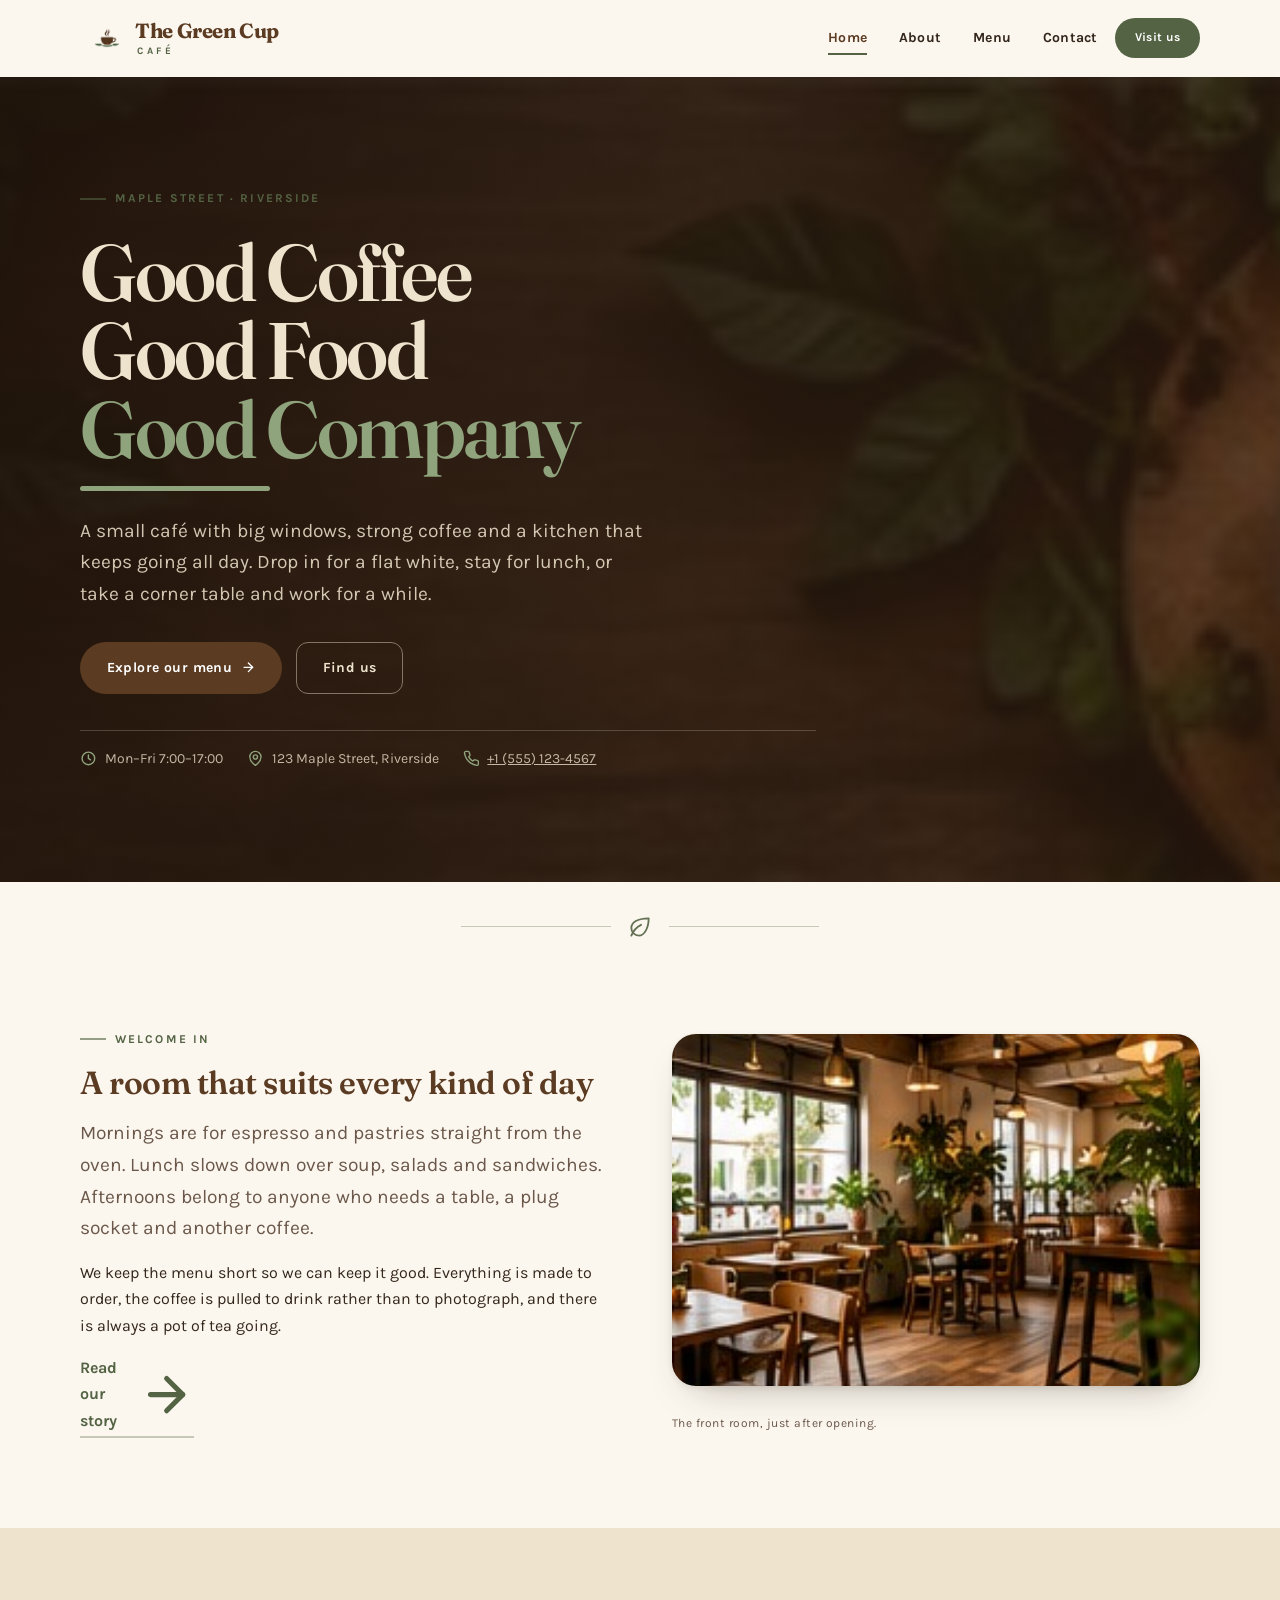
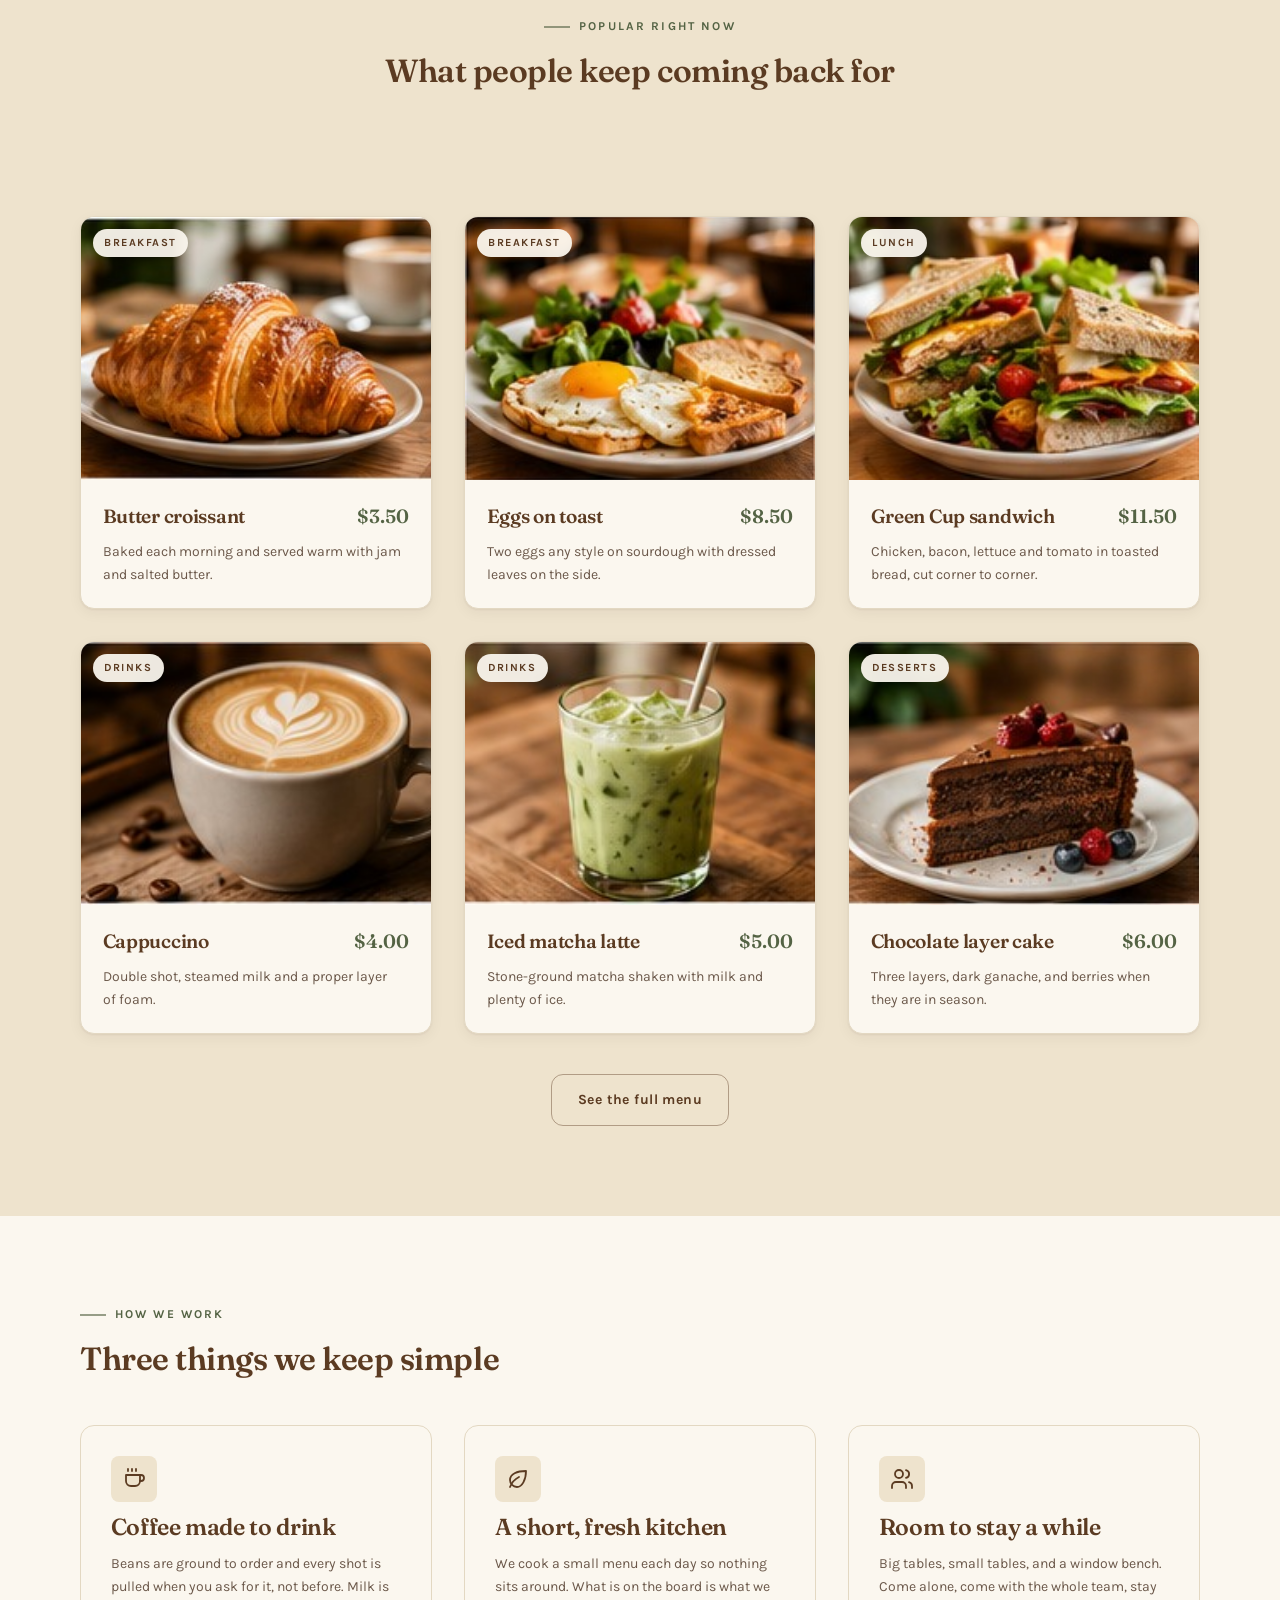
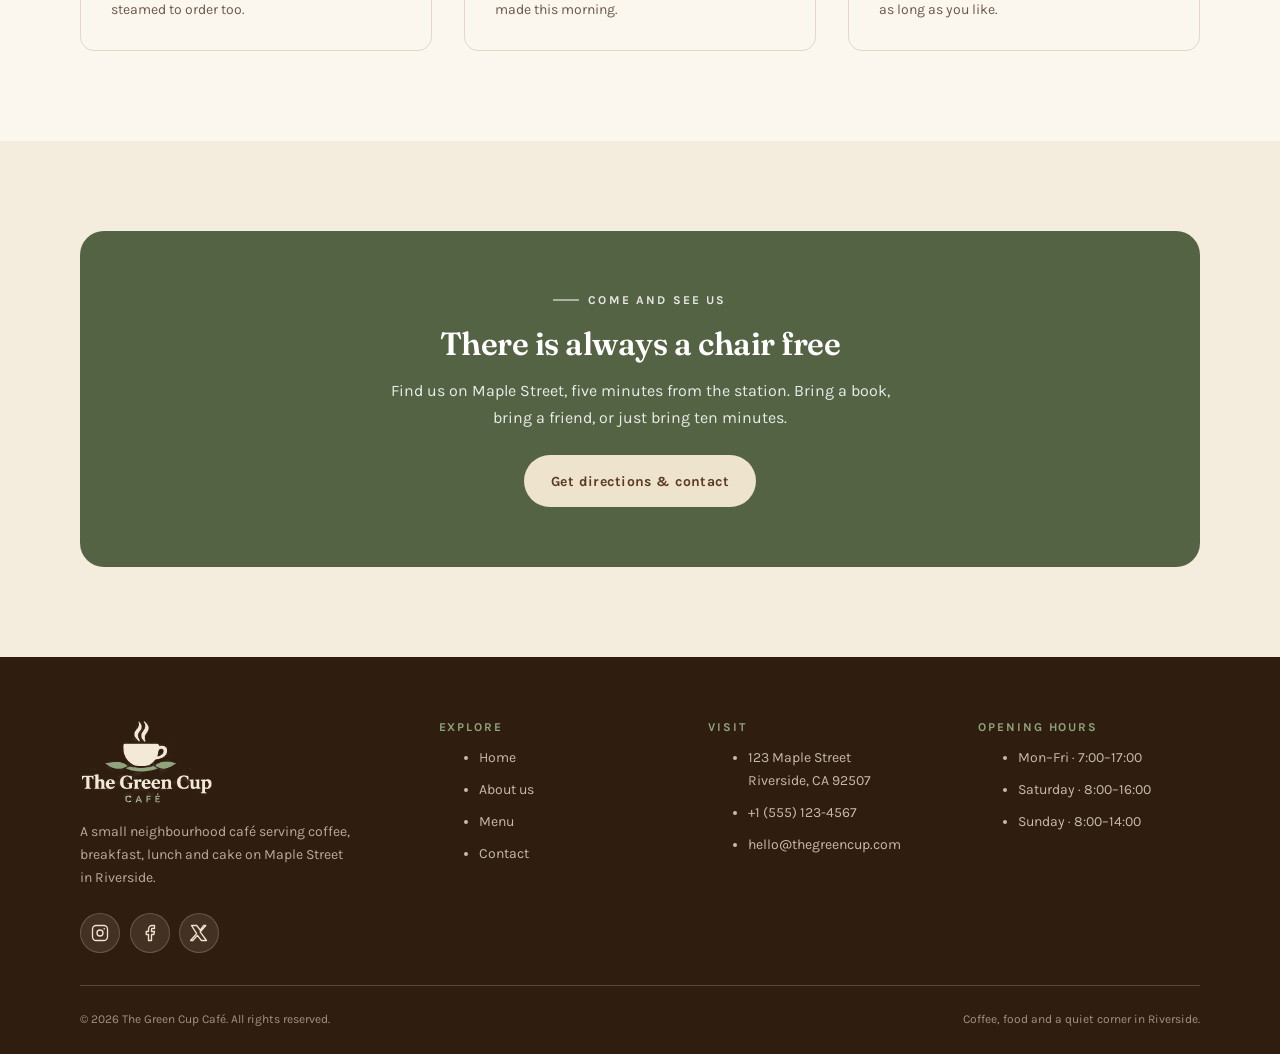
<file: index.html>
<!DOCTYPE html>
<html lang="en" class="no-js">
<head>
<meta charset="utf-8">
<meta name="viewport" content="width=device-width, initial-scale=1">
<title>The Green Cup Café — Coffee, food and a quiet corner in Riverside</title>
<meta name="description" content="The Green Cup Café is a small neighbourhood café on Maple Street serving breakfast, lunch, coffee and cake. See what's on the menu and get in touch.">
<meta name="theme-color" content="#5b3b22">
<link rel="preconnect" href="https://fonts.googleapis.com">
<link rel="preconnect" href="https://fonts.gstatic.com" crossorigin>
<link href="https://fonts.googleapis.com/css2?family=Fraunces:opsz,wght@9..144,400..700&family=Karla:wght@400..700&display=swap" rel="stylesheet">
<link rel="stylesheet" href="css/style.css">
</head>
<body>

<a class="skip-link" href="#main">Skip to main content</a>

<!-- ===================== Header ===================== -->
<header class="site-header">
  <div class="container header-inner">
    <a class="brand" href="index.html">
      <img class="brand__mark" src="images/mark.png" alt="" width="201" height="89">
      <span class="brand__text">
        <span class="brand__name">The Green Cup</span>
        <span class="brand__tag">Café</span>
      </span>
    </a>

    <nav class="nav" id="site-nav" aria-label="Main">
      <ul class="nav__list">
        <li><a class="nav__link" href="index.html" aria-current="page">Home</a></li>
        <li><a class="nav__link" href="about.html">About</a></li>
        <li><a class="nav__link" href="menu.html">Menu</a></li>
        <li><a class="nav__link" href="contact.html">Contact</a></li>
      </ul>
      <a class="btn btn--sage btn--sm header-cta" href="contact.html">Visit us</a>
    </nav>

    <button class="nav-toggle" type="button" aria-expanded="false" aria-controls="site-nav">
      <span class="sr-only">Open menu</span>
      <span class="nav-toggle__bars" aria-hidden="true"></span>
    </button>
  </div>
</header>

<main id="main">

  <!-- ===================== Hero ===================== -->
  <section class="hero">
    <div class="container">
      <div class="hero__inner">
        <p class="eyebrow">Maple Street · Riverside</p>

        <h1 class="hero__title">
          <span>Good Coffee</span>
          <span>Good Food</span>
          <em>Good Company
            <span class="hero__rule" aria-hidden="true"></span>
          </em>
        </h1>

        <p class="hero__lead">
          A small café with big windows, strong coffee and a kitchen that keeps
          going all day. Drop in for a flat white, stay for lunch, or take a
          corner table and work for a while.
        </p>

        <div class="hero__actions">
          <a class="btn btn--primary" href="menu.html">
            Explore our menu
            <svg class="icon" viewBox="0 0 24 24" fill="none" stroke="currentColor" stroke-width="2.2" stroke-linecap="round" stroke-linejoin="round" aria-hidden="true"><path d="M5 12h14"/><path d="m12 5 7 7-7 7"/></svg>
          </a>
          <a class="btn btn--ghost-light" href="contact.html">Find us</a>
        </div>

        <div class="hero__meta">
          <div>
            <svg class="icon" viewBox="0 0 24 24" fill="none" stroke="currentColor" stroke-width="2" stroke-linecap="round" stroke-linejoin="round" aria-hidden="true"><circle cx="12" cy="12" r="9"/><path d="M12 7v5l3 2"/></svg>
            <span>Mon–Fri 7:00–17:00</span>
          </div>
          <div>
            <svg class="icon" viewBox="0 0 24 24" fill="none" stroke="currentColor" stroke-width="2" stroke-linecap="round" stroke-linejoin="round" aria-hidden="true"><path d="M20 10c0 6-8 12-8 12s-8-6-8-12a8 8 0 0 1 16 0Z"/><circle cx="12" cy="10" r="3"/></svg>
            <span>123 Maple Street, Riverside</span>
          </div>
          <div>
            <svg class="icon" viewBox="0 0 24 24" fill="none" stroke="currentColor" stroke-width="2" stroke-linecap="round" stroke-linejoin="round" aria-hidden="true"><path d="M22 16.9v3a2 2 0 0 1-2.2 2 19.8 19.8 0 0 1-8.6-3.1 19.5 19.5 0 0 1-6-6A19.8 19.8 0 0 1 2.1 4.2 2 2 0 0 1 4.1 2h3a2 2 0 0 1 2 1.7c.1 1 .4 1.9.7 2.8a2 2 0 0 1-.5 2.1L8.1 9.9a16 16 0 0 0 6 6l1.3-1.3a2 2 0 0 1 2.1-.4c.9.3 1.8.6 2.8.7a2 2 0 0 1 1.7 2Z"/></svg>
            <a href="tel:+15551234567">+1 (555) 123-4567</a>
          </div>
        </div>
      </div>
    </div>
  </section>

  <!-- ===================== Welcome ===================== -->
  <div class="container">
    <div class="divider" aria-hidden="true">
      <svg class="icon" viewBox="0 0 24 24" fill="none" stroke="currentColor" stroke-width="1.7" stroke-linecap="round" stroke-linejoin="round"><path d="M11 20A7 7 0 0 1 4 13c0-6 7-9 16-9 0 9-4 16-9 16Z"/><path d="M4 20c2-5 5-8 9-10"/></svg>
    </div>
  </div>

  <section class="section">
    <div class="container grid grid--halves">
      <div class="stack reveal">
        <p class="eyebrow">Welcome in</p>
        <h2>A room that suits every kind of day</h2>
        <p class="lede">
          Mornings are for espresso and pastries straight from the oven. Lunch
          slows down over soup, salads and sandwiches. Afternoons belong to
          anyone who needs a table, a plug socket and another coffee.
        </p>
        <p>
          We keep the menu short so we can keep it good. Everything is made to
          order, the coffee is pulled to drink rather than to photograph, and
          there is always a pot of tea going.
        </p>
        <p><a class="text-link" href="about.html">Read our story
          <svg class="icon" viewBox="0 0 24 24" fill="none" stroke="currentColor" stroke-width="2.2" stroke-linecap="round" stroke-linejoin="round" aria-hidden="true"><path d="M5 12h14"/><path d="m12 5 7 7-7 7"/></svg>
        </a></p>
      </div>

      <figure class="stack reveal">
        <div class="media-frame media-frame--wide">
          <img src="images/cafe-interior.jpg" alt="The café interior: wooden tables, hanging plants and warm window light." width="240" height="172" loading="lazy">
        </div>
        <figcaption class="caption">The front room, just after opening.</figcaption>
      </figure>
    </div>
  </section>

  <!-- ===================== Popular items ===================== -->
  <section class="section section--cream">
    <div class="container">
      <div class="section-head section-head--center" data-reveal-group>
        <p class="eyebrow reveal">Popular right now</p>
        <h2 class="section-head__title reveal">What people keep coming back for</h2>
        <p class="lede reveal">A handful of favourites from the counter. The full
          menu has breakfast, lunch, drinks and desserts.</p>
      </div>

      <div class="grid grid--cards" data-reveal-group>
        <article class="card reveal">
          <div class="card__media">
            <img src="images/croissant.jpg" alt="A golden butter croissant on a white plate." width="240" height="172" loading="lazy">
            <span class="card__badge">Breakfast</span>
          </div>
          <div class="card__body">
            <div class="card__top">
              <h3 class="card__title">Butter croissant</h3>
              <span class="card__price">$3.50</span>
            </div>
            <p class="card__text">Baked each morning and served warm with jam and salted butter.</p>
          </div>
        </article>

        <article class="card reveal">
          <div class="card__media">
            <img src="images/breakfast-plate.jpg" alt="Fried eggs and salad on toasted bread, plated." width="224" height="172" loading="lazy">
            <span class="card__badge">Breakfast</span>
          </div>
          <div class="card__body">
            <div class="card__top">
              <h3 class="card__title">Eggs on toast</h3>
              <span class="card__price">$8.50</span>
            </div>
            <p class="card__text">Two eggs any style on sourdough with dressed leaves on the side.</p>
          </div>
        </article>

        <article class="card reveal">
          <div class="card__media">
            <img src="images/lunch-sandwich.jpg" alt="A club sandwich with salad on a plate." width="200" height="172" loading="lazy">
            <span class="card__badge">Lunch</span>
          </div>
          <div class="card__body">
            <div class="card__top">
              <h3 class="card__title">Green Cup sandwich</h3>
              <span class="card__price">$11.50</span>
            </div>
            <p class="card__text">Chicken, bacon, lettuce and tomato in toasted bread, cut corner to corner.</p>
          </div>
        </article>

        <article class="card reveal">
          <div class="card__media">
            <img src="images/cappuccino.jpg" alt="A cappuccino with latte art in a white cup." width="262" height="154" loading="lazy">
            <span class="card__badge">Drinks</span>
          </div>
          <div class="card__body">
            <div class="card__top">
              <h3 class="card__title">Cappuccino</h3>
              <span class="card__price">$4.00</span>
            </div>
            <p class="card__text">Double shot, steamed milk and a proper layer of foam.</p>
          </div>
        </article>

        <article class="card reveal">
          <div class="card__media">
            <img src="images/iced-matcha.jpg" alt="An iced matcha latte in a tall glass with a straw." width="259" height="154" loading="lazy">
            <span class="card__badge">Drinks</span>
          </div>
          <div class="card__body">
            <div class="card__top">
              <h3 class="card__title">Iced matcha latte</h3>
              <span class="card__price">$5.00</span>
            </div>
            <p class="card__text">Stone-ground matcha shaken with milk and plenty of ice.</p>
          </div>
        </article>

        <article class="card reveal">
          <div class="card__media">
            <img src="images/chocolate-cake.jpg" alt="A slice of chocolate layer cake topped with berries." width="240" height="154" loading="lazy">
            <span class="card__badge">Desserts</span>
          </div>
          <div class="card__body">
            <div class="card__top">
              <h3 class="card__title">Chocolate layer cake</h3>
              <span class="card__price">$6.00</span>
            </div>
            <p class="card__text">Three layers, dark ganache, and berries when they are in season.</p>
          </div>
        </article>
      </div>

      <p class="section-action">
        <a class="btn btn--outline" href="menu.html">See the full menu</a>
      </p>
    </div>
  </section>

  <!-- ===================== What we care about ===================== -->
  <section class="section">
    <div class="container">
      <div class="section-head" data-reveal-group>
        <p class="eyebrow reveal">How we work</p>
        <h2 class="section-head__title reveal">Three things we keep simple</h2>
      </div>

      <div class="grid grid--cards" data-reveal-group>
        <div class="feature reveal">
          <span class="feature__icon">
            <svg class="icon" viewBox="0 0 24 24" fill="none" stroke="currentColor" stroke-width="1.8" stroke-linecap="round" stroke-linejoin="round" aria-hidden="true"><path d="M18 8h1a3 3 0 0 1 0 6h-1"/><path d="M4 8h14v6a5 5 0 0 1-5 5H9a5 5 0 0 1-5-5Z"/><path d="M6 2v2M10 2v2M14 2v2"/></svg>
          </span>
          <h3>Coffee made to drink</h3>
          <p>Beans are ground to order and every shot is pulled when you ask for
            it, not before. Milk is steamed to order too.</p>
        </div>

        <div class="feature reveal">
          <span class="feature__icon">
            <svg class="icon" viewBox="0 0 24 24" fill="none" stroke="currentColor" stroke-width="1.8" stroke-linecap="round" stroke-linejoin="round" aria-hidden="true"><path d="M11 20A7 7 0 0 1 4 13c0-6 7-9 16-9 0 9-4 16-9 16Z"/><path d="M4 20c2-5 5-8 9-10"/></svg>
          </span>
          <h3>A short, fresh kitchen</h3>
          <p>We cook a small menu each day so nothing sits around. What is on the
            board is what we made this morning.</p>
        </div>

        <div class="feature reveal">
          <span class="feature__icon">
            <svg class="icon" viewBox="0 0 24 24" fill="none" stroke="currentColor" stroke-width="1.8" stroke-linecap="round" stroke-linejoin="round" aria-hidden="true"><path d="M16 21v-2a4 4 0 0 0-4-4H6a4 4 0 0 0-4 4v2"/><circle cx="9" cy="7" r="4"/><path d="M22 21v-2a4 4 0 0 0-3-3.9"/><path d="M16 3.1a4 4 0 0 1 0 7.8"/></svg>
          </span>
          <h3>Room to stay a while</h3>
          <p>Big tables, small tables, and a window bench. Come alone, come with
            the whole team, stay as long as you like.</p>
        </div>
      </div>
    </div>
  </section>

  <!-- ===================== CTA ===================== -->
  <section class="section section--deep">
    <div class="container">
      <div class="cta reveal">
        <p class="eyebrow">Come and see us</p>
        <h2>There is always a chair free</h2>
        <p>Find us on Maple Street, five minutes from the station. Bring a book,
          bring a friend, or just bring ten minutes.</p>
        <a class="btn btn--light" href="contact.html">Get directions &amp; contact</a>
      </div>
    </div>
  </section>

</main>

<!-- ===================== Footer ===================== -->
<footer class="site-footer">
  <div class="container">
    <div class="footer-grid">
      <div class="footer-brand">
        <img src="images/logo-inverse.png" alt="The Green Cup Café" width="206" height="129">
        <p>A small neighbourhood café serving coffee, breakfast, lunch and cake
          on Maple Street in Riverside.</p>
        <div class="social">
          <a href="https://www.instagram.com/" target="_blank" rel="noopener noreferrer" aria-label="The Green Cup Café on Instagram">
            <svg class="icon" viewBox="0 0 24 24" fill="none" stroke="currentColor" stroke-width="1.8" stroke-linecap="round" stroke-linejoin="round" aria-hidden="true"><rect x="2" y="2" width="20" height="20" rx="5"/><circle cx="12" cy="12" r="4"/><circle cx="17.6" cy="6.4" r="1.1" fill="currentColor" stroke="none"/></svg>
          </a>
          <a href="https://www.facebook.com/" target="_blank" rel="noopener noreferrer" aria-label="The Green Cup Café on Facebook">
            <svg class="icon" viewBox="0 0 24 24" fill="none" stroke="currentColor" stroke-width="1.8" stroke-linecap="round" stroke-linejoin="round" aria-hidden="true"><path d="M18 2h-3a5 5 0 0 0-5 5v3H7v4h3v8h4v-8h3l1-4h-4V7a1 1 0 0 1 1-1h3Z"/></svg>
          </a>
          <a href="https://x.com/" target="_blank" rel="noopener noreferrer" aria-label="The Green Cup Café on X">
            <svg class="icon" viewBox="0 0 24 24" fill="none" stroke="currentColor" stroke-width="1.8" stroke-linecap="round" stroke-linejoin="round" aria-hidden="true"><path d="M18 2h3l-7.5 8.6L22 22h-6.8l-5.3-6.9L3.8 22H.8l8-9.2L2 2h7l4.8 6.3Z"/></svg>
          </a>
        </div>
      </div>

      <div class="footer-col">
        <h3>Explore</h3>
        <ul>
          <li><a href="index.html">Home</a></li>
          <li><a href="about.html">About us</a></li>
          <li><a href="menu.html">Menu</a></li>
          <li><a href="contact.html">Contact</a></li>
        </ul>
      </div>

      <div class="footer-col">
        <h3>Visit</h3>
        <ul>
          <li>123 Maple Street<br>Riverside, CA 92507</li>
          <li><a href="tel:+15551234567">+1 (555) 123-4567</a></li>
          <li><a href="mailto:hello@thegreencup.com">hello@thegreencup.com</a></li>
        </ul>
      </div>

      <div class="footer-col">
        <h3>Opening hours</h3>
        <ul>
          <li>Mon–Fri · 7:00–17:00</li>
          <li>Saturday · 8:00–16:00</li>
          <li>Sunday · 8:00–14:00</li>
        </ul>
      </div>
    </div>

    <div class="footer-base">
      <p>© <span id="year">2026</span> The Green Cup Café. All rights reserved.</p>
      <p>Coffee, food and a quiet corner in Riverside.</p>
    </div>
  </div>
</footer>

<script src="js/script.js" defer></script>
</body>
</html>
</file>
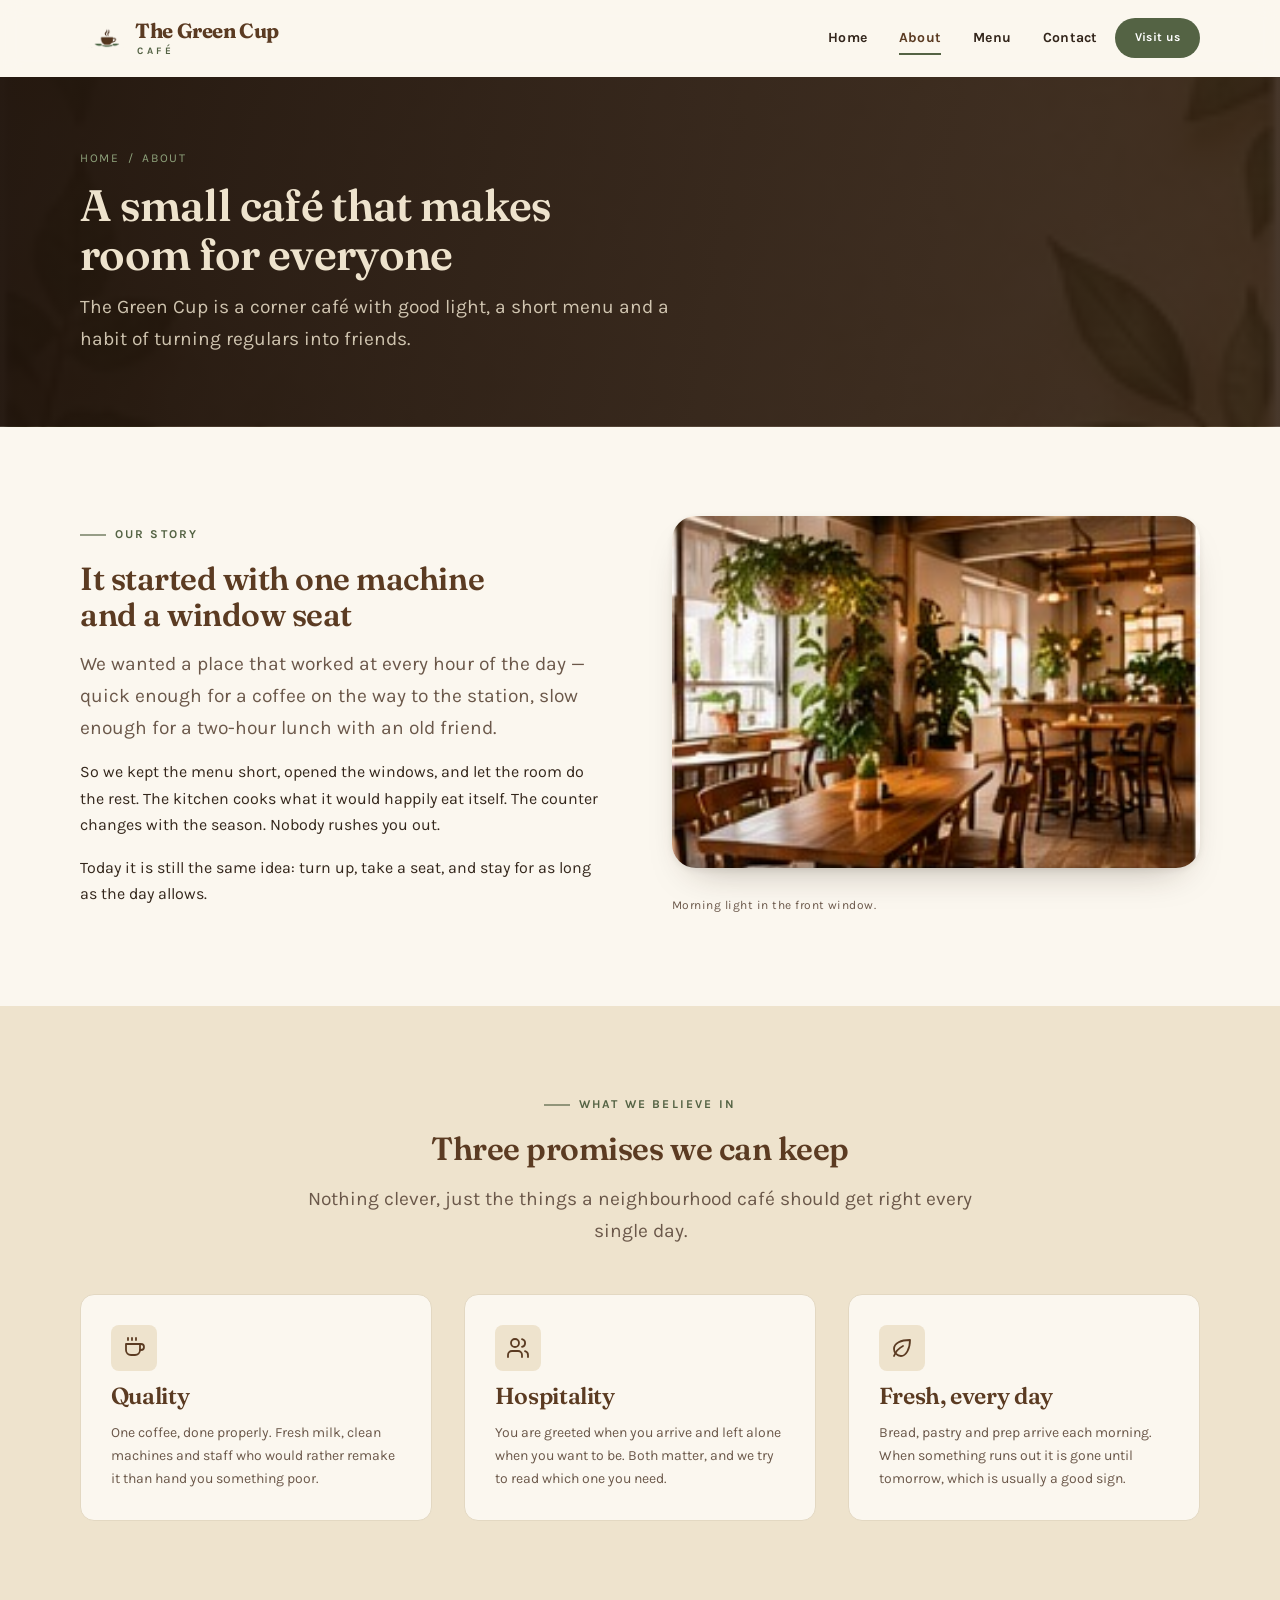
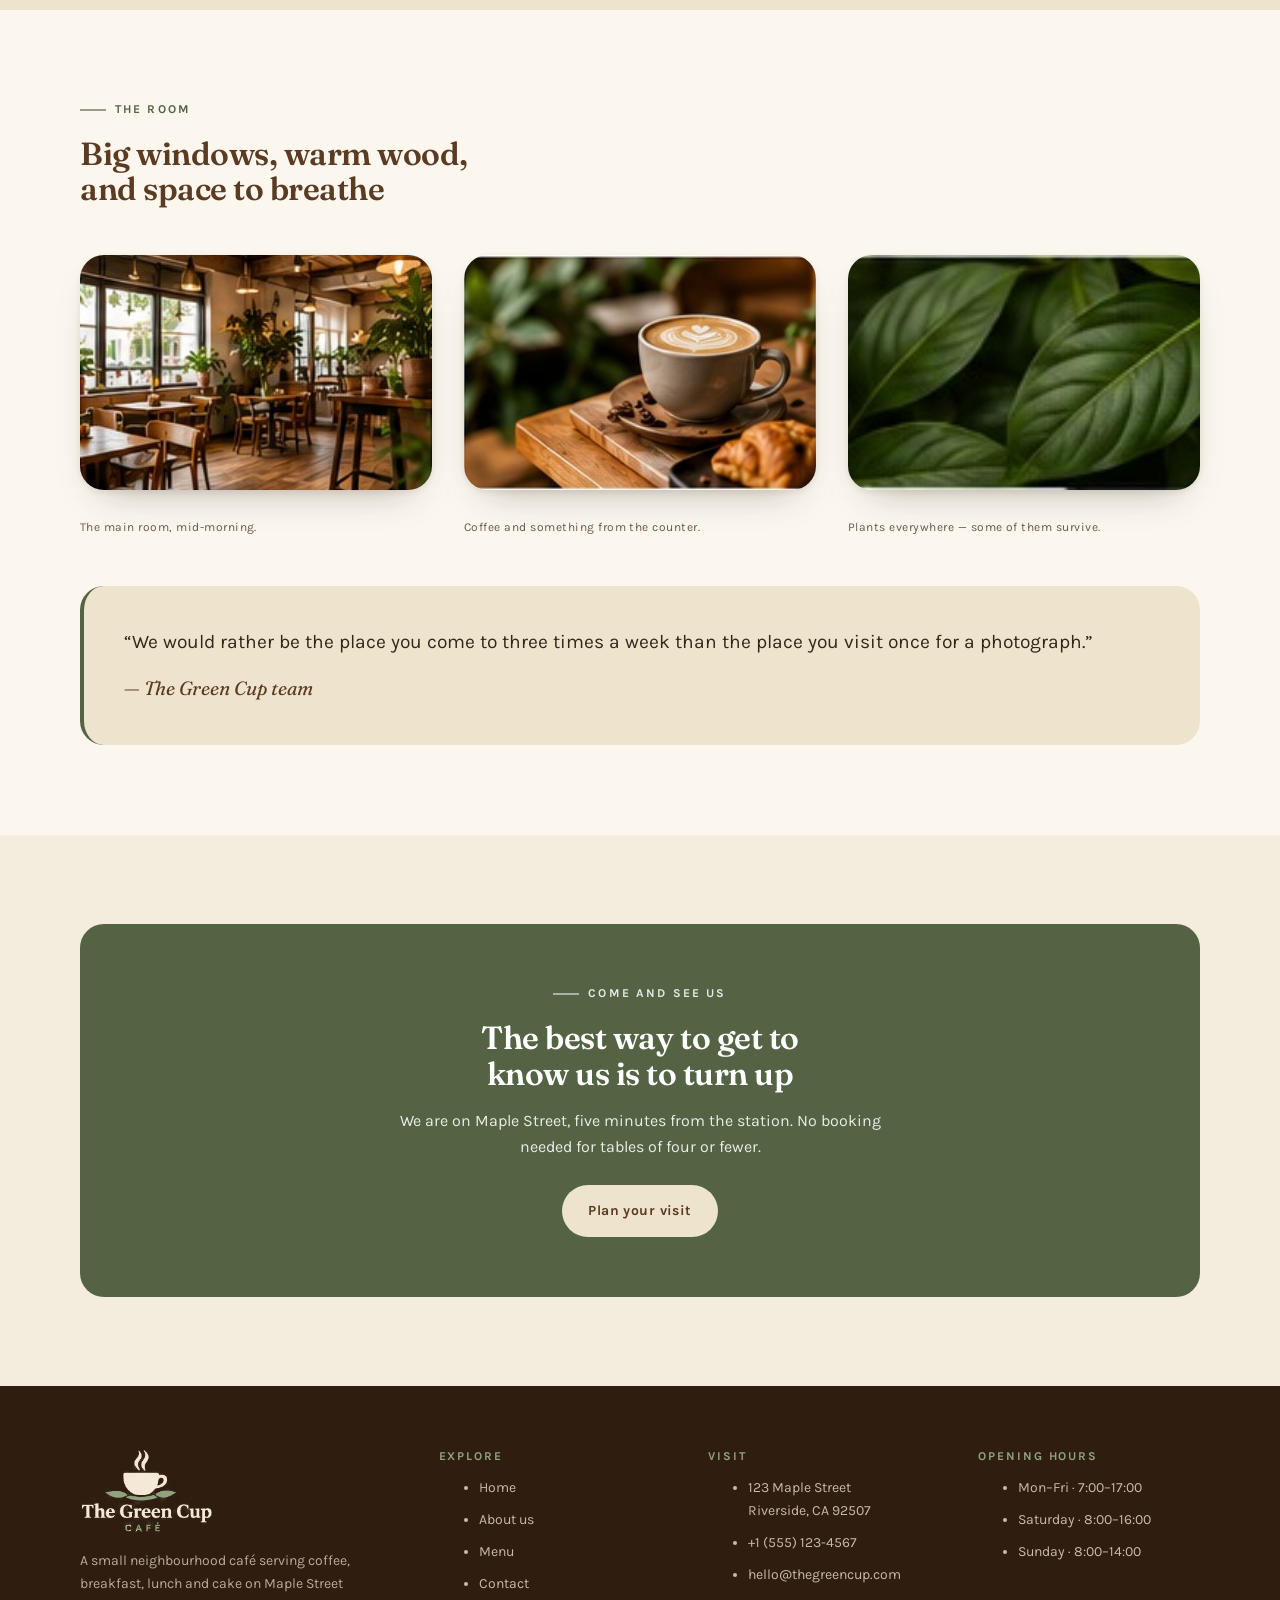
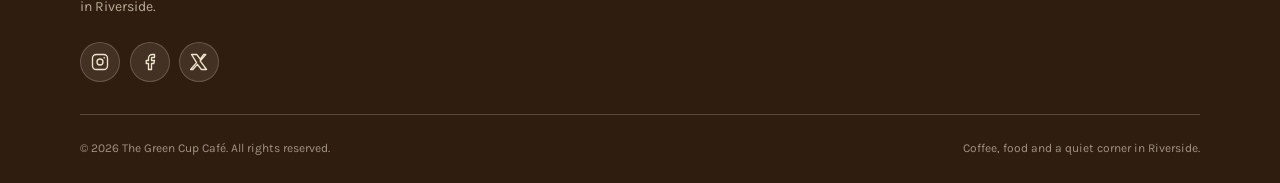
<file: about.html>
<!DOCTYPE html>
<html lang="en" class="no-js">
<head>
<meta charset="utf-8">
<meta name="viewport" content="width=device-width, initial-scale=1">
<title>About us — The Green Cup Café</title>
<meta name="description" content="The story, the room and the values behind The Green Cup Café, a small neighbourhood café on Maple Street in Riverside.">
<meta name="theme-color" content="#5b3b22">
<link rel="preconnect" href="https://fonts.googleapis.com">
<link rel="preconnect" href="https://fonts.gstatic.com" crossorigin>
<link href="https://fonts.googleapis.com/css2?family=Fraunces:opsz,wght@9..144,400..700&family=Karla:wght@400..700&display=swap" rel="stylesheet">
<link rel="stylesheet" href="css/style.css">
</head>
<body>

<a class="skip-link" href="#main">Skip to main content</a>

<!-- ===================== Header ===================== -->
<header class="site-header">
  <div class="container header-inner">
    <a class="brand" href="index.html">
      <img class="brand__mark" src="images/mark.png" alt="" width="201" height="89">
      <span class="brand__text">
        <span class="brand__name">The Green Cup</span>
        <span class="brand__tag">Café</span>
      </span>
    </a>

    <nav class="nav" id="site-nav" aria-label="Main">
      <ul class="nav__list">
        <li><a class="nav__link" href="index.html">Home</a></li>
        <li><a class="nav__link" href="about.html" aria-current="page">About</a></li>
        <li><a class="nav__link" href="menu.html">Menu</a></li>
        <li><a class="nav__link" href="contact.html">Contact</a></li>
      </ul>
      <a class="btn btn--sage btn--sm header-cta" href="contact.html">Visit us</a>
    </nav>

    <button class="nav-toggle" type="button" aria-expanded="false" aria-controls="site-nav">
      <span class="sr-only">Open menu</span>
      <span class="nav-toggle__bars" aria-hidden="true"></span>
    </button>
  </div>
</header>

<main id="main">

  <!-- ===================== Page head ===================== -->
  <section class="page-head">
    <div class="container">
      <div class="page-head__inner">
        <nav class="breadcrumb" aria-label="Breadcrumb">
          <a href="index.html">Home</a>
          <span aria-hidden="true">/</span>
          <span aria-current="page">About</span>
        </nav>
        <h1>A small café that makes room for everyone</h1>
        <p>The Green Cup is a corner café with good light, a short menu and a
          habit of turning regulars into friends.</p>
      </div>
    </div>
  </section>

  <!-- ===================== Our story ===================== -->
  <section class="section">
    <div class="container grid grid--halves">
      <div class="stack reveal">
        <p class="eyebrow">Our story</p>
        <h2>It started with one machine and a window seat</h2>
        <p class="lede">
          We wanted a place that worked at every hour of the day — quick enough
          for a coffee on the way to the station, slow enough for a two-hour
          lunch with an old friend.
        </p>
        <p>
          So we kept the menu short, opened the windows, and let the room do the
          rest. The kitchen cooks what it would happily eat itself. The counter
          changes with the season. Nobody rushes you out.
        </p>
        <p>
          Today it is still the same idea: turn up, take a seat, and stay for as
          long as the day allows.
        </p>
      </div>

      <figure class="stack reveal">
        <div class="media-frame media-frame--wide">
          <img src="images/cafe-atmosphere.jpg" alt="Inside the café: plants in the window, wooden chairs and tables set for the day." width="224" height="154" loading="lazy">
        </div>
        <figcaption class="caption">Morning light in the front window.</figcaption>
      </figure>
    </div>
  </section>

  <!-- ===================== Values ===================== -->
  <section class="section section--cream">
    <div class="container">
      <div class="section-head section-head--center" data-reveal-group>
        <p class="eyebrow reveal">What we believe in</p>
        <h2 class="section-head__title reveal">Three promises we can keep</h2>
        <p class="lede reveal">Nothing clever, just the things a neighbourhood
          café should get right every single day.</p>
      </div>

      <div class="grid grid--cards" data-reveal-group>
        <div class="feature reveal">
          <span class="feature__icon">
            <svg class="icon" viewBox="0 0 24 24" fill="none" stroke="currentColor" stroke-width="1.8" stroke-linecap="round" stroke-linejoin="round" aria-hidden="true"><path d="M18 8h1a3 3 0 0 1 0 6h-1"/><path d="M4 8h14v6a5 5 0 0 1-5 5H9a5 5 0 0 1-5-5Z"/><path d="M6 2v2M10 2v2M14 2v2"/></svg>
          </span>
          <h3>Quality</h3>
          <p>One coffee, done properly. Fresh milk, clean machines and staff who
            would rather remake it than hand you something poor.</p>
        </div>

        <div class="feature reveal">
          <span class="feature__icon">
            <svg class="icon" viewBox="0 0 24 24" fill="none" stroke="currentColor" stroke-width="1.8" stroke-linecap="round" stroke-linejoin="round" aria-hidden="true"><path d="M16 21v-2a4 4 0 0 0-4-4H6a4 4 0 0 0-4 4v2"/><circle cx="9" cy="7" r="4"/><path d="M22 21v-2a4 4 0 0 0-3-3.9"/><path d="M16 3.1a4 4 0 0 1 0 7.8"/></svg>
          </span>
          <h3>Hospitality</h3>
          <p>You are greeted when you arrive and left alone when you want to be.
            Both matter, and we try to read which one you need.</p>
        </div>

        <div class="feature reveal">
          <span class="feature__icon">
            <svg class="icon" viewBox="0 0 24 24" fill="none" stroke="currentColor" stroke-width="1.8" stroke-linecap="round" stroke-linejoin="round" aria-hidden="true"><path d="M11 20A7 7 0 0 1 4 13c0-6 7-9 16-9 0 9-4 16-9 16Z"/><path d="M4 20c2-5 5-8 9-10"/></svg>
          </span>
          <h3>Fresh, every day</h3>
          <p>Bread, pastry and prep arrive each morning. When something runs out
            it is gone until tomorrow, which is usually a good sign.</p>
        </div>
      </div>
    </div>
  </section>

  <!-- ===================== The room ===================== -->
  <section class="section">
    <div class="container">
      <div class="section-head" data-reveal-group>
        <p class="eyebrow reveal">The room</p>
        <h2 class="section-head__title reveal">Big windows, warm wood, and space to breathe</h2>
      </div>

      <div class="grid grid--cards" data-reveal-group>
        <figure class="stack reveal">
          <div class="media-frame media-frame--wide">
            <img src="images/cafe-interior.jpg" alt="The main seating area with wooden tables and hanging plants." width="240" height="172" loading="lazy">
          </div>
          <figcaption class="caption">The main room, mid-morning.</figcaption>
        </figure>

        <figure class="stack reveal">
          <div class="media-frame media-frame--wide">
            <img src="images/hero-coffee.jpg" alt="A flat white on a wooden board beside a croissant." width="259" height="172" loading="lazy">
          </div>
          <figcaption class="caption">Coffee and something from the counter.</figcaption>
        </figure>

        <figure class="stack reveal">
          <div class="media-frame media-frame--wide">
            <img src="images/background-leaves.jpg" alt="Close-up of glossy green coffee plant leaves." width="225" height="90" loading="lazy">
          </div>
          <figcaption class="caption">Plants everywhere — some of them survive.</figcaption>
        </figure>
      </div>

      <div class="story reveal">
        <p>“We would rather be the place you come to three times a week than the
          place you visit once for a photograph.”</p>
        <p class="story__sign">— The Green Cup team</p>
      </div>
    </div>
  </section>

  <!-- ===================== CTA ===================== -->
  <section class="section section--deep">
    <div class="container">
      <div class="cta reveal">
        <p class="eyebrow">Come and see us</p>
        <h2>The best way to get to know us is to turn up</h2>
        <p>We are on Maple Street, five minutes from the station. No booking
          needed for tables of four or fewer.</p>
        <a class="btn btn--light" href="contact.html">Plan your visit</a>
      </div>
    </div>
  </section>

</main>

<!-- ===================== Footer ===================== -->
<footer class="site-footer">
  <div class="container">
    <div class="footer-grid">
      <div class="footer-brand">
        <img src="images/logo-inverse.png" alt="The Green Cup Café" width="206" height="129">
        <p>A small neighbourhood café serving coffee, breakfast, lunch and cake
          on Maple Street in Riverside.</p>
        <div class="social">
          <a href="https://www.instagram.com/" target="_blank" rel="noopener noreferrer" aria-label="The Green Cup Café on Instagram">
            <svg class="icon" viewBox="0 0 24 24" fill="none" stroke="currentColor" stroke-width="1.8" stroke-linecap="round" stroke-linejoin="round" aria-hidden="true"><rect x="2" y="2" width="20" height="20" rx="5"/><circle cx="12" cy="12" r="4"/><circle cx="17.6" cy="6.4" r="1.1" fill="currentColor" stroke="none"/></svg>
          </a>
          <a href="https://www.facebook.com/" target="_blank" rel="noopener noreferrer" aria-label="The Green Cup Café on Facebook">
            <svg class="icon" viewBox="0 0 24 24" fill="none" stroke="currentColor" stroke-width="1.8" stroke-linecap="round" stroke-linejoin="round" aria-hidden="true"><path d="M18 2h-3a5 5 0 0 0-5 5v3H7v4h3v8h4v-8h3l1-4h-4V7a1 1 0 0 1 1-1h3Z"/></svg>
          </a>
          <a href="https://x.com/" target="_blank" rel="noopener noreferrer" aria-label="The Green Cup Café on X">
            <svg class="icon" viewBox="0 0 24 24" fill="none" stroke="currentColor" stroke-width="1.8" stroke-linecap="round" stroke-linejoin="round" aria-hidden="true"><path d="M18 2h3l-7.5 8.6L22 22h-6.8l-5.3-6.9L3.8 22H.8l8-9.2L2 2h7l4.8 6.3Z"/></svg>
          </a>
        </div>
      </div>

      <div class="footer-col">
        <h3>Explore</h3>
        <ul>
          <li><a href="index.html">Home</a></li>
          <li><a href="about.html">About us</a></li>
          <li><a href="menu.html">Menu</a></li>
          <li><a href="contact.html">Contact</a></li>
        </ul>
      </div>

      <div class="footer-col">
        <h3>Visit</h3>
        <ul>
          <li>123 Maple Street<br>Riverside, CA 92507</li>
          <li><a href="tel:+15551234567">+1 (555) 123-4567</a></li>
          <li><a href="mailto:hello@thegreencup.com">hello@thegreencup.com</a></li>
        </ul>
      </div>

      <div class="footer-col">
        <h3>Opening hours</h3>
        <ul>
          <li>Mon–Fri · 7:00–17:00</li>
          <li>Saturday · 8:00–16:00</li>
          <li>Sunday · 8:00–14:00</li>
        </ul>
      </div>
    </div>

    <div class="footer-base">
      <p>© <span id="year">2026</span> The Green Cup Café. All rights reserved.</p>
      <p>Coffee, food and a quiet corner in Riverside.</p>
    </div>
  </div>
</footer>

<script src="js/script.js" defer></script>
</body>
</html>
</file>
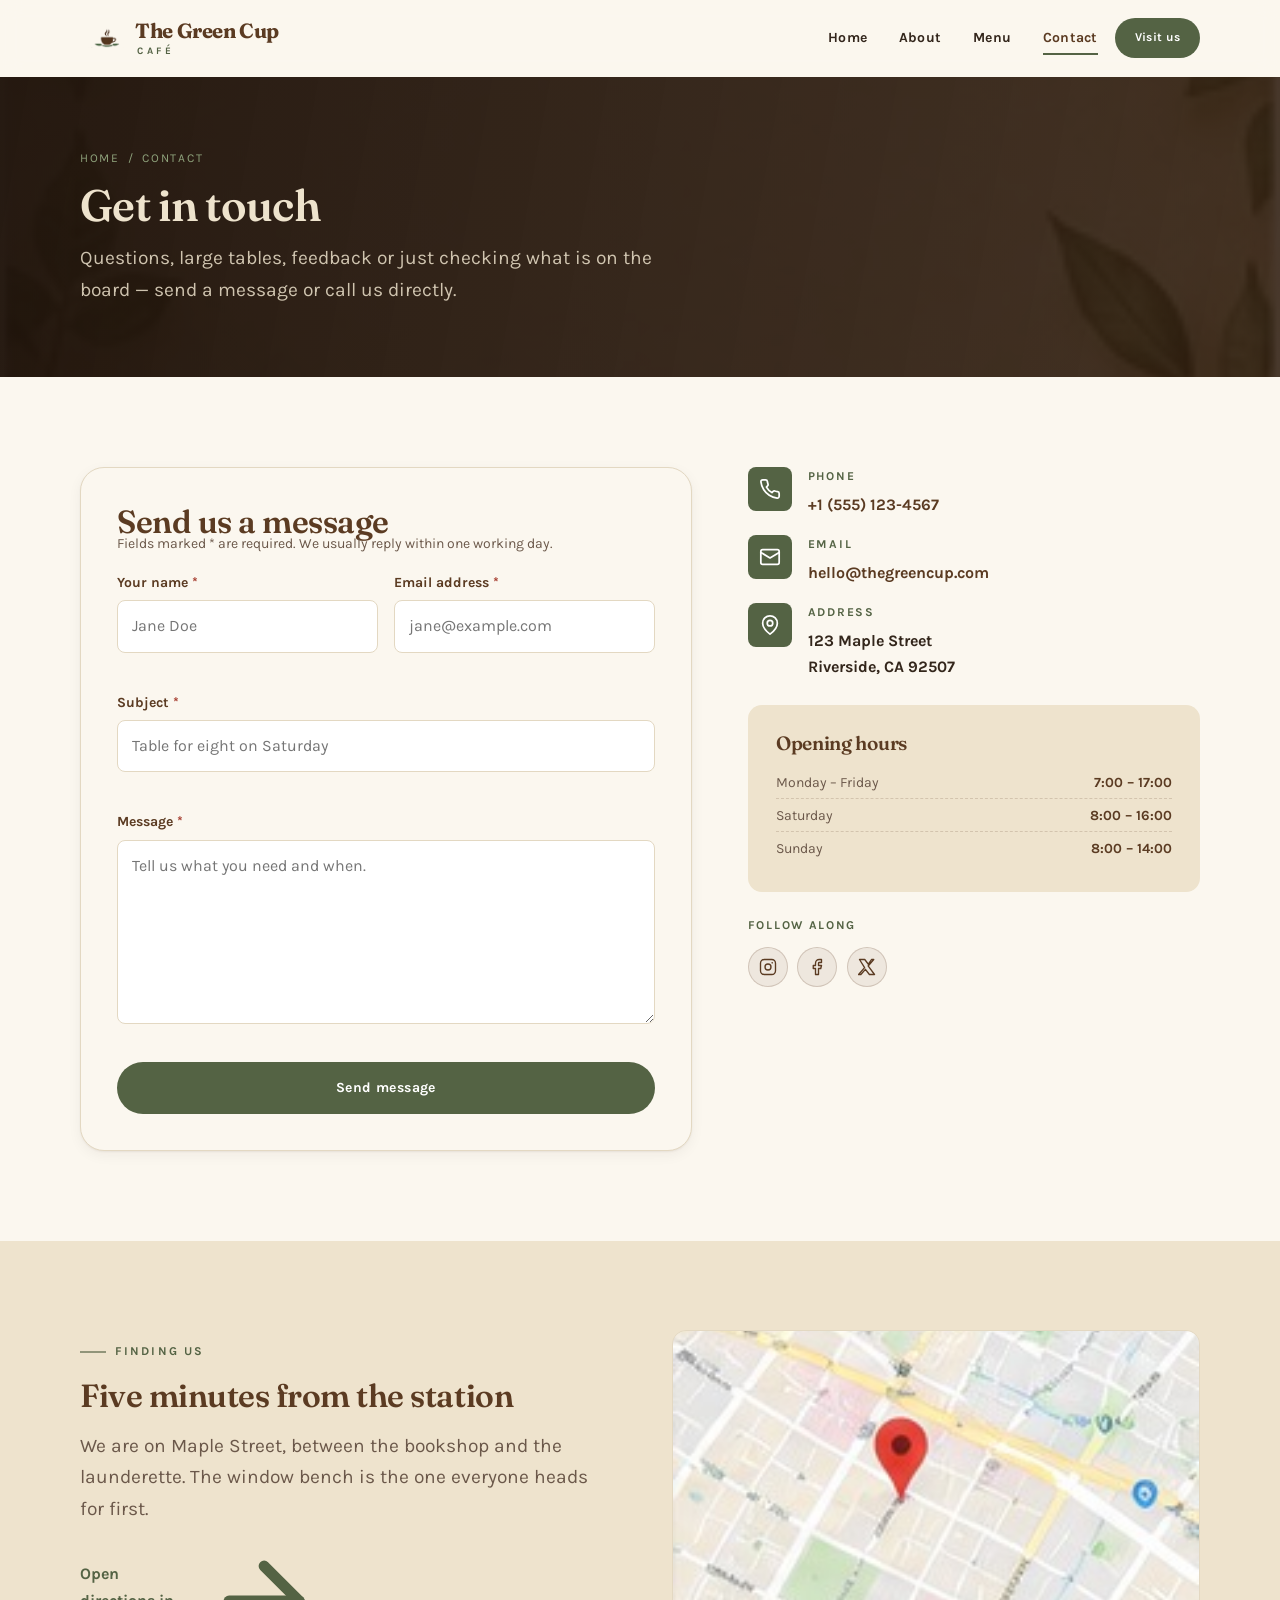
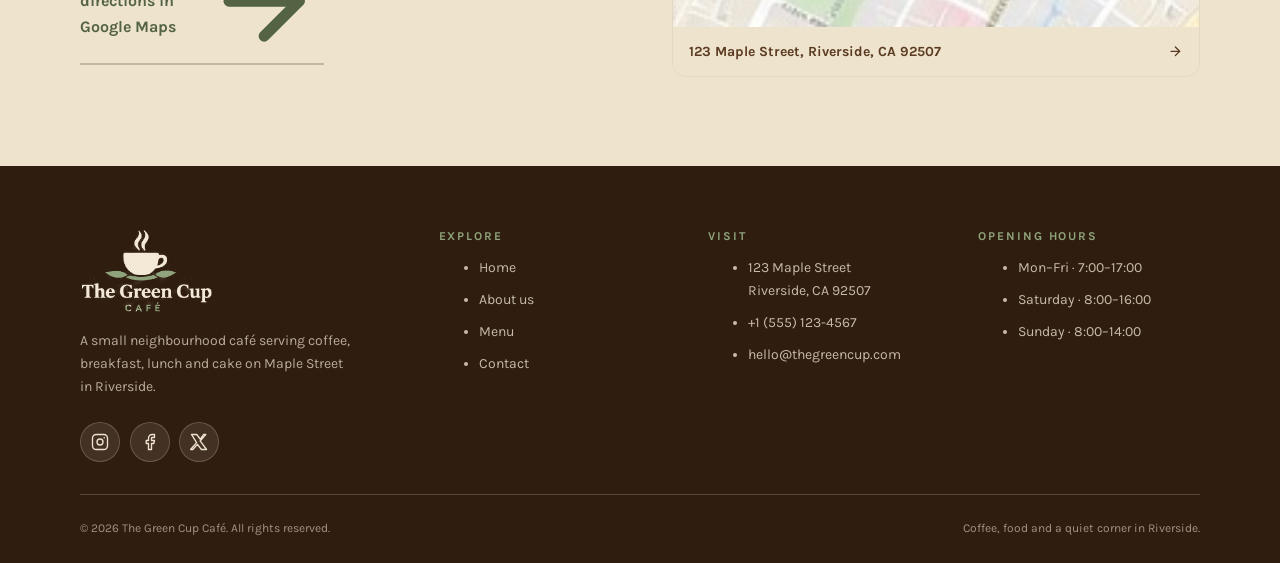
<file: contact.html>
<!DOCTYPE html>
<html lang="en" class="no-js">
<head>
<meta charset="utf-8">
<meta name="viewport" content="width=device-width, initial-scale=1">
<title>Contact — The Green Cup Café</title>
<meta name="description" content="Get in touch with The Green Cup Café: send a message, call +1 (555) 123-4567, email hello@thegreencup.com or find us at 123 Maple Street, Riverside.">
<meta name="theme-color" content="#5b3b22">
<link rel="preconnect" href="https://fonts.googleapis.com">
<link rel="preconnect" href="https://fonts.gstatic.com" crossorigin>
<link href="https://fonts.googleapis.com/css2?family=Fraunces:opsz,wght@9..144,400..700&family=Karla:wght@400..700&display=swap" rel="stylesheet">
<link rel="stylesheet" href="css/style.css">
</head>
<body>

<a class="skip-link" href="#main">Skip to main content</a>

<!-- ===================== Header ===================== -->
<header class="site-header">
  <div class="container header-inner">
    <a class="brand" href="index.html">
      <img class="brand__mark" src="images/mark.png" alt="" width="201" height="89">
      <span class="brand__text">
        <span class="brand__name">The Green Cup</span>
        <span class="brand__tag">Café</span>
      </span>
    </a>

    <nav class="nav" id="site-nav" aria-label="Main">
      <ul class="nav__list">
        <li><a class="nav__link" href="index.html">Home</a></li>
        <li><a class="nav__link" href="about.html">About</a></li>
        <li><a class="nav__link" href="menu.html">Menu</a></li>
        <li><a class="nav__link" href="contact.html" aria-current="page">Contact</a></li>
      </ul>
      <a class="btn btn--sage btn--sm header-cta" href="contact.html">Visit us</a>
    </nav>

    <button class="nav-toggle" type="button" aria-expanded="false" aria-controls="site-nav">
      <span class="sr-only">Open menu</span>
      <span class="nav-toggle__bars" aria-hidden="true"></span>
    </button>
  </div>
</header>

<main id="main">

  <!-- ===================== Page head ===================== -->
  <section class="page-head">
    <div class="container">
      <div class="page-head__inner">
        <nav class="breadcrumb" aria-label="Breadcrumb">
          <a href="index.html">Home</a>
          <span aria-hidden="true">/</span>
          <span aria-current="page">Contact</span>
        </nav>
        <h1>Get in touch</h1>
        <p>Questions, large tables, feedback or just checking what is on the
          board — send a message or call us directly.</p>
      </div>
    </div>
  </section>

  <!-- ===================== Form + details ===================== -->
  <section class="section">
    <div class="container contact-grid">

      <!-- Contact form -->
      <form class="form reveal" id="contact-form" data-contact-form novalidate>
        <div>
          <h2 class="form__title">Send us a message</h2>
          <p class="form__hint">Fields marked <span class="req">*</span> are required. We usually reply within one working day.</p>
        </div>

        <div class="form-row">
          <div class="field">
            <label for="name">Your name <span class="req" aria-hidden="true">*</span></label>
            <input type="text" id="name" name="name" autocomplete="name" required
                   aria-describedby="name-error" placeholder="Jane Doe">
            <p class="field__error" id="name-error" aria-live="polite"></p>
          </div>

          <div class="field">
            <label for="email">Email address <span class="req" aria-hidden="true">*</span></label>
            <input type="email" id="email" name="email" autocomplete="email" required
                   aria-describedby="email-error" placeholder="jane@example.com">
            <p class="field__error" id="email-error" aria-live="polite"></p>
          </div>
        </div>

        <div class="field">
          <label for="subject">Subject <span class="req" aria-hidden="true">*</span></label>
          <input type="text" id="subject" name="subject" required
                 aria-describedby="subject-error" placeholder="Table for eight on Saturday">
          <p class="field__error" id="subject-error" aria-live="polite"></p>
        </div>

        <div class="field">
          <label for="message">Message <span class="req" aria-hidden="true">*</span></label>
          <textarea id="message" name="message" rows="6" required
                    aria-describedby="message-error"
                    placeholder="Tell us what you need and when."></textarea>
          <p class="field__error" id="message-error" aria-live="polite"></p>
        </div>

        <div class="form-status" aria-live="polite"></div>

        <button class="btn btn--sage btn--block" type="submit">
          <span data-label>Send message</span>
        </button>
      </form>

      <!-- Details -->
      <div class="stack stack--lg reveal">
        <div class="contact-list">
          <div class="contact-item">
            <span class="contact-item__icon">
              <svg class="icon" viewBox="0 0 24 24" fill="none" stroke="currentColor" stroke-width="1.9" stroke-linecap="round" stroke-linejoin="round" aria-hidden="true"><path d="M22 16.9v3a2 2 0 0 1-2.2 2 19.8 19.8 0 0 1-8.6-3.1 19.5 19.5 0 0 1-6-6A19.8 19.8 0 0 1 2.1 4.2 2 2 0 0 1 4.1 2h3a2 2 0 0 1 2 1.7c.1 1 .4 1.9.7 2.8a2 2 0 0 1-.5 2.1L8.1 9.9a16 16 0 0 0 6 6l1.3-1.3a2 2 0 0 1 2.1-.4c.9.3 1.8.6 2.8.7a2 2 0 0 1 1.7 2Z"/></svg>
            </span>
            <span class="contact-item__label">Phone</span>
            <span class="contact-item__value"><a href="tel:+15551234567">+1 (555) 123-4567</a></span>
          </div>

          <div class="contact-item">
            <span class="contact-item__icon">
              <svg class="icon" viewBox="0 0 24 24" fill="none" stroke="currentColor" stroke-width="1.9" stroke-linecap="round" stroke-linejoin="round" aria-hidden="true"><rect x="2" y="4" width="20" height="16" rx="2"/><path d="m2 7 10 6 10-6"/></svg>
            </span>
            <span class="contact-item__label">Email</span>
            <span class="contact-item__value"><a href="mailto:hello@thegreencup.com">hello@thegreencup.com</a></span>
          </div>

          <div class="contact-item">
            <span class="contact-item__icon">
              <svg class="icon" viewBox="0 0 24 24" fill="none" stroke="currentColor" stroke-width="1.9" stroke-linecap="round" stroke-linejoin="round" aria-hidden="true"><path d="M20 10c0 6-8 12-8 12s-8-6-8-12a8 8 0 0 1 16 0Z"/><circle cx="12" cy="10" r="3"/></svg>
            </span>
            <span class="contact-item__label">Address</span>
            <span class="contact-item__value">123 Maple Street<br>Riverside, CA 92507</span>
          </div>
        </div>

        <div class="hours">
          <h3>Opening hours</h3>
          <dl>
            <div class="hours__row"><dt>Monday – Friday</dt><dd>7:00 – 17:00</dd></div>
            <div class="hours__row"><dt>Saturday</dt><dd>8:00 – 16:00</dd></div>
            <div class="hours__row"><dt>Sunday</dt><dd>8:00 – 14:00</dd></div>
          </dl>
        </div>

        <div class="follow">
          <p class="contact-item__label">Follow along</p>
          <div class="social social--light">
            <a href="https://www.instagram.com/" target="_blank" rel="noopener noreferrer" aria-label="The Green Cup Café on Instagram">
              <svg class="icon" viewBox="0 0 24 24" fill="none" stroke="currentColor" stroke-width="1.8" stroke-linecap="round" stroke-linejoin="round" aria-hidden="true"><rect x="2" y="2" width="20" height="20" rx="5"/><circle cx="12" cy="12" r="4"/><circle cx="17.6" cy="6.4" r="1.1" fill="currentColor" stroke="none"/></svg>
            </a>
            <a href="https://www.facebook.com/" target="_blank" rel="noopener noreferrer" aria-label="The Green Cup Café on Facebook">
              <svg class="icon" viewBox="0 0 24 24" fill="none" stroke="currentColor" stroke-width="1.8" stroke-linecap="round" stroke-linejoin="round" aria-hidden="true"><path d="M18 2h-3a5 5 0 0 0-5 5v3H7v4h3v8h4v-8h3l1-4h-4V7a1 1 0 0 1 1-1h3Z"/></svg>
            </a>
            <a href="https://x.com/" target="_blank" rel="noopener noreferrer" aria-label="The Green Cup Café on X">
              <svg class="icon" viewBox="0 0 24 24" fill="none" stroke="currentColor" stroke-width="1.8" stroke-linecap="round" stroke-linejoin="round" aria-hidden="true"><path d="M18 2h3l-7.5 8.6L22 22h-6.8l-5.3-6.9L3.8 22H.8l8-9.2L2 2h7l4.8 6.3Z"/></svg>
            </a>
          </div>
        </div>
      </div>
    </div>
  </section>

  <!-- ===================== Map ===================== -->
  <section class="section section--cream">
    <div class="container grid grid--halves">
      <div class="stack reveal">
        <p class="eyebrow">Finding us</p>
        <h2>Five minutes from the station</h2>
        <p class="lede">We are on Maple Street, between the bookshop and the
          launderette. The window bench is the one everyone heads for first.</p>
        <p><a class="text-link" href="https://www.google.com/maps/search/?api=1&amp;query=123+Maple+Street%2C+Riverside%2C+CA+92507" target="_blank" rel="noopener noreferrer">
          Open directions in Google Maps
          <svg class="icon" viewBox="0 0 24 24" fill="none" stroke="currentColor" stroke-width="2.2" stroke-linecap="round" stroke-linejoin="round" aria-hidden="true"><path d="M5 12h14"/><path d="m12 5 7 7-7 7"/></svg>
        </a></p>
      </div>

      <a class="map-card reveal"
         href="https://www.google.com/maps/search/?api=1&amp;query=123+Maple+Street%2C+Riverside%2C+CA+92507"
         target="_blank" rel="noopener noreferrer">
        <img src="images/map-location.jpg" alt="Map showing the café location on Maple Street in Riverside." width="200" height="144" loading="lazy">
        <span class="map-card__label">
          123 Maple Street, Riverside, CA 92507
          <svg class="icon" viewBox="0 0 24 24" fill="none" stroke="currentColor" stroke-width="2.2" stroke-linecap="round" stroke-linejoin="round" aria-hidden="true"><path d="M5 12h14"/><path d="m12 5 7 7-7 7"/></svg>
        </span>
      </a>
    </div>
  </section>

</main>

<!-- ===================== Footer ===================== -->
<footer class="site-footer">
  <div class="container">
    <div class="footer-grid">
      <div class="footer-brand">
        <img src="images/logo-inverse.png" alt="The Green Cup Café" width="206" height="129">
        <p>A small neighbourhood café serving coffee, breakfast, lunch and cake
          on Maple Street in Riverside.</p>
        <div class="social">
          <a href="https://www.instagram.com/" target="_blank" rel="noopener noreferrer" aria-label="The Green Cup Café on Instagram">
            <svg class="icon" viewBox="0 0 24 24" fill="none" stroke="currentColor" stroke-width="1.8" stroke-linecap="round" stroke-linejoin="round" aria-hidden="true"><rect x="2" y="2" width="20" height="20" rx="5"/><circle cx="12" cy="12" r="4"/><circle cx="17.6" cy="6.4" r="1.1" fill="currentColor" stroke="none"/></svg>
          </a>
          <a href="https://www.facebook.com/" target="_blank" rel="noopener noreferrer" aria-label="The Green Cup Café on Facebook">
            <svg class="icon" viewBox="0 0 24 24" fill="none" stroke="currentColor" stroke-width="1.8" stroke-linecap="round" stroke-linejoin="round" aria-hidden="true"><path d="M18 2h-3a5 5 0 0 0-5 5v3H7v4h3v8h4v-8h3l1-4h-4V7a1 1 0 0 1 1-1h3Z"/></svg>
          </a>
          <a href="https://x.com/" target="_blank" rel="noopener noreferrer" aria-label="The Green Cup Café on X">
            <svg class="icon" viewBox="0 0 24 24" fill="none" stroke="currentColor" stroke-width="1.8" stroke-linecap="round" stroke-linejoin="round" aria-hidden="true"><path d="M18 2h3l-7.5 8.6L22 22h-6.8l-5.3-6.9L3.8 22H.8l8-9.2L2 2h7l4.8 6.3Z"/></svg>
          </a>
        </div>
      </div>

      <div class="footer-col">
        <h3>Explore</h3>
        <ul>
          <li><a href="index.html">Home</a></li>
          <li><a href="about.html">About us</a></li>
          <li><a href="menu.html">Menu</a></li>
          <li><a href="contact.html">Contact</a></li>
        </ul>
      </div>

      <div class="footer-col">
        <h3>Visit</h3>
        <ul>
          <li>123 Maple Street<br>Riverside, CA 92507</li>
          <li><a href="tel:+15551234567">+1 (555) 123-4567</a></li>
          <li><a href="mailto:hello@thegreencup.com">hello@thegreencup.com</a></li>
        </ul>
      </div>

      <div class="footer-col">
        <h3>Opening hours</h3>
        <ul>
          <li>Mon–Fri · 7:00–17:00</li>
          <li>Saturday · 8:00–16:00</li>
          <li>Sunday · 8:00–14:00</li>
        </ul>
      </div>
    </div>

    <div class="footer-base">
      <p>© <span id="year">2026</span> The Green Cup Café. All rights reserved.</p>
      <p>Coffee, food and a quiet corner in Riverside.</p>
    </div>
  </div>
</footer>

<script src="js/script.js" defer></script>
</body>
</html>
</file>
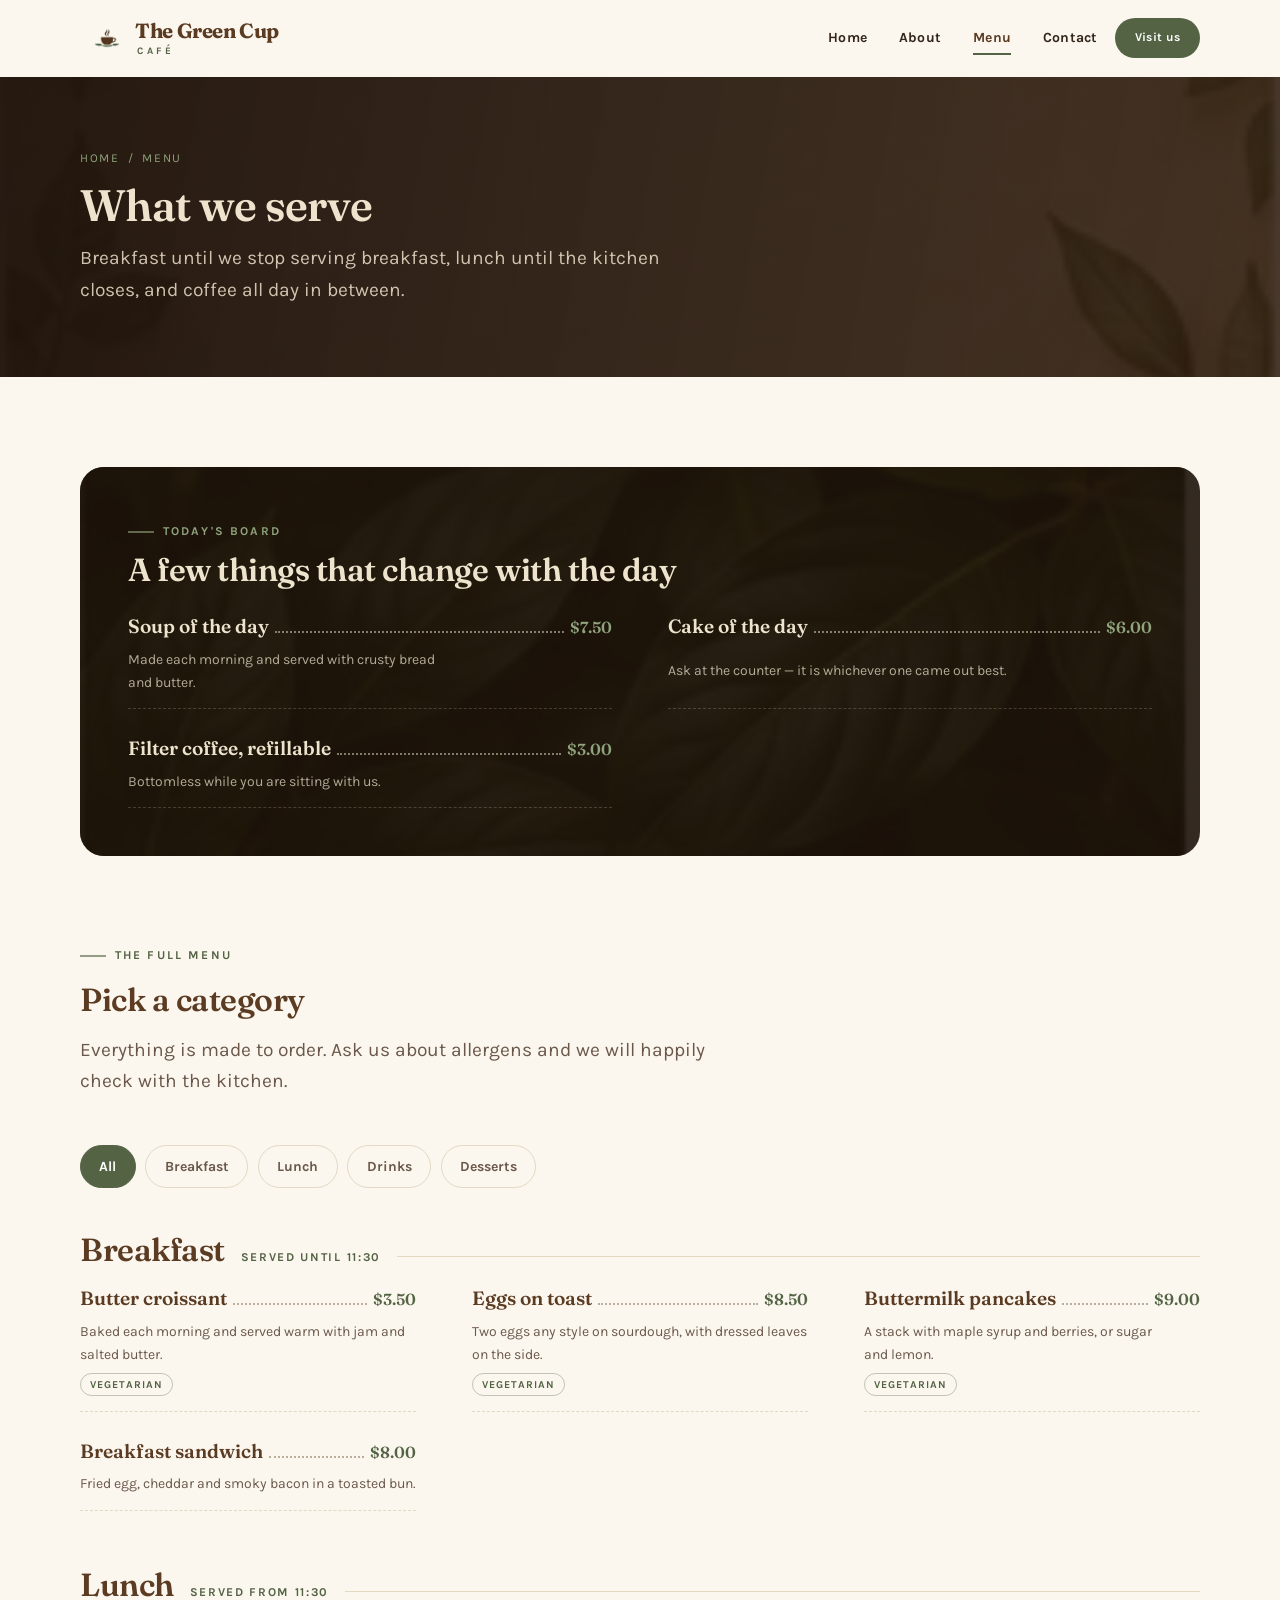
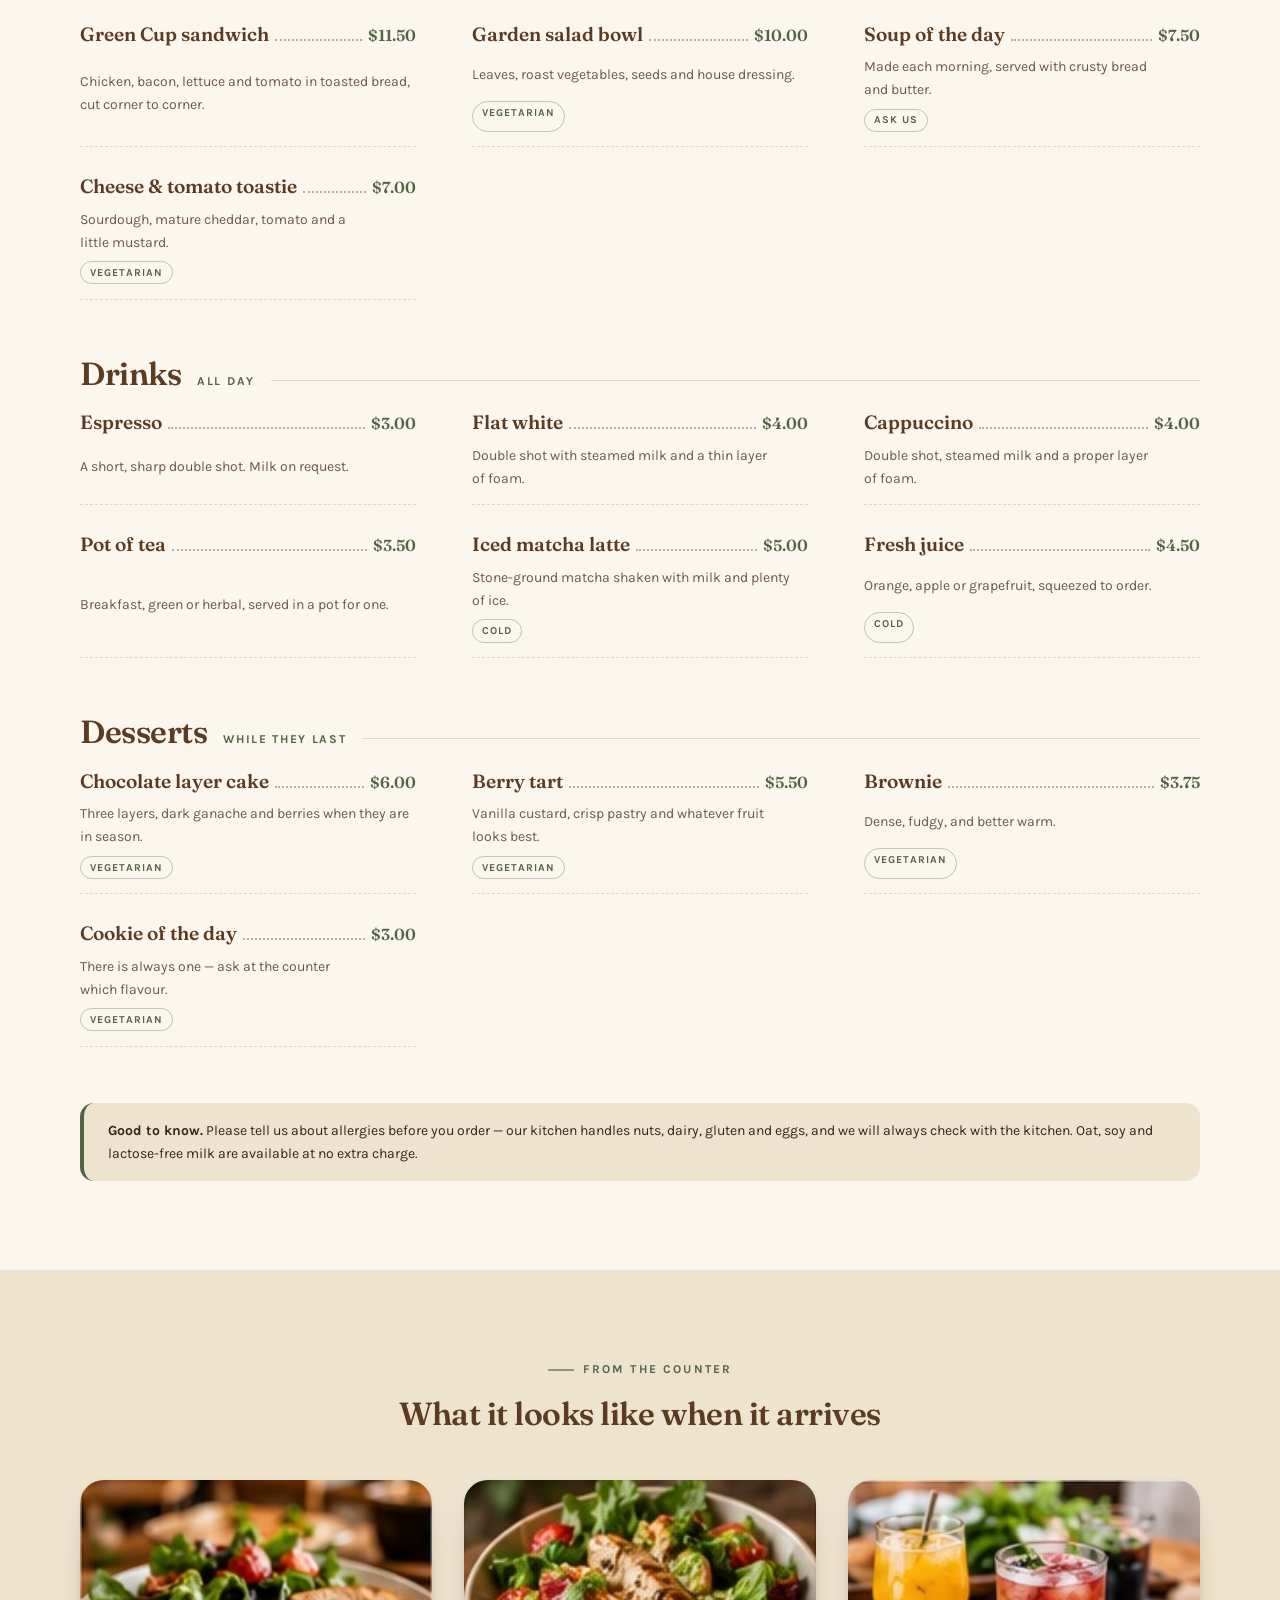
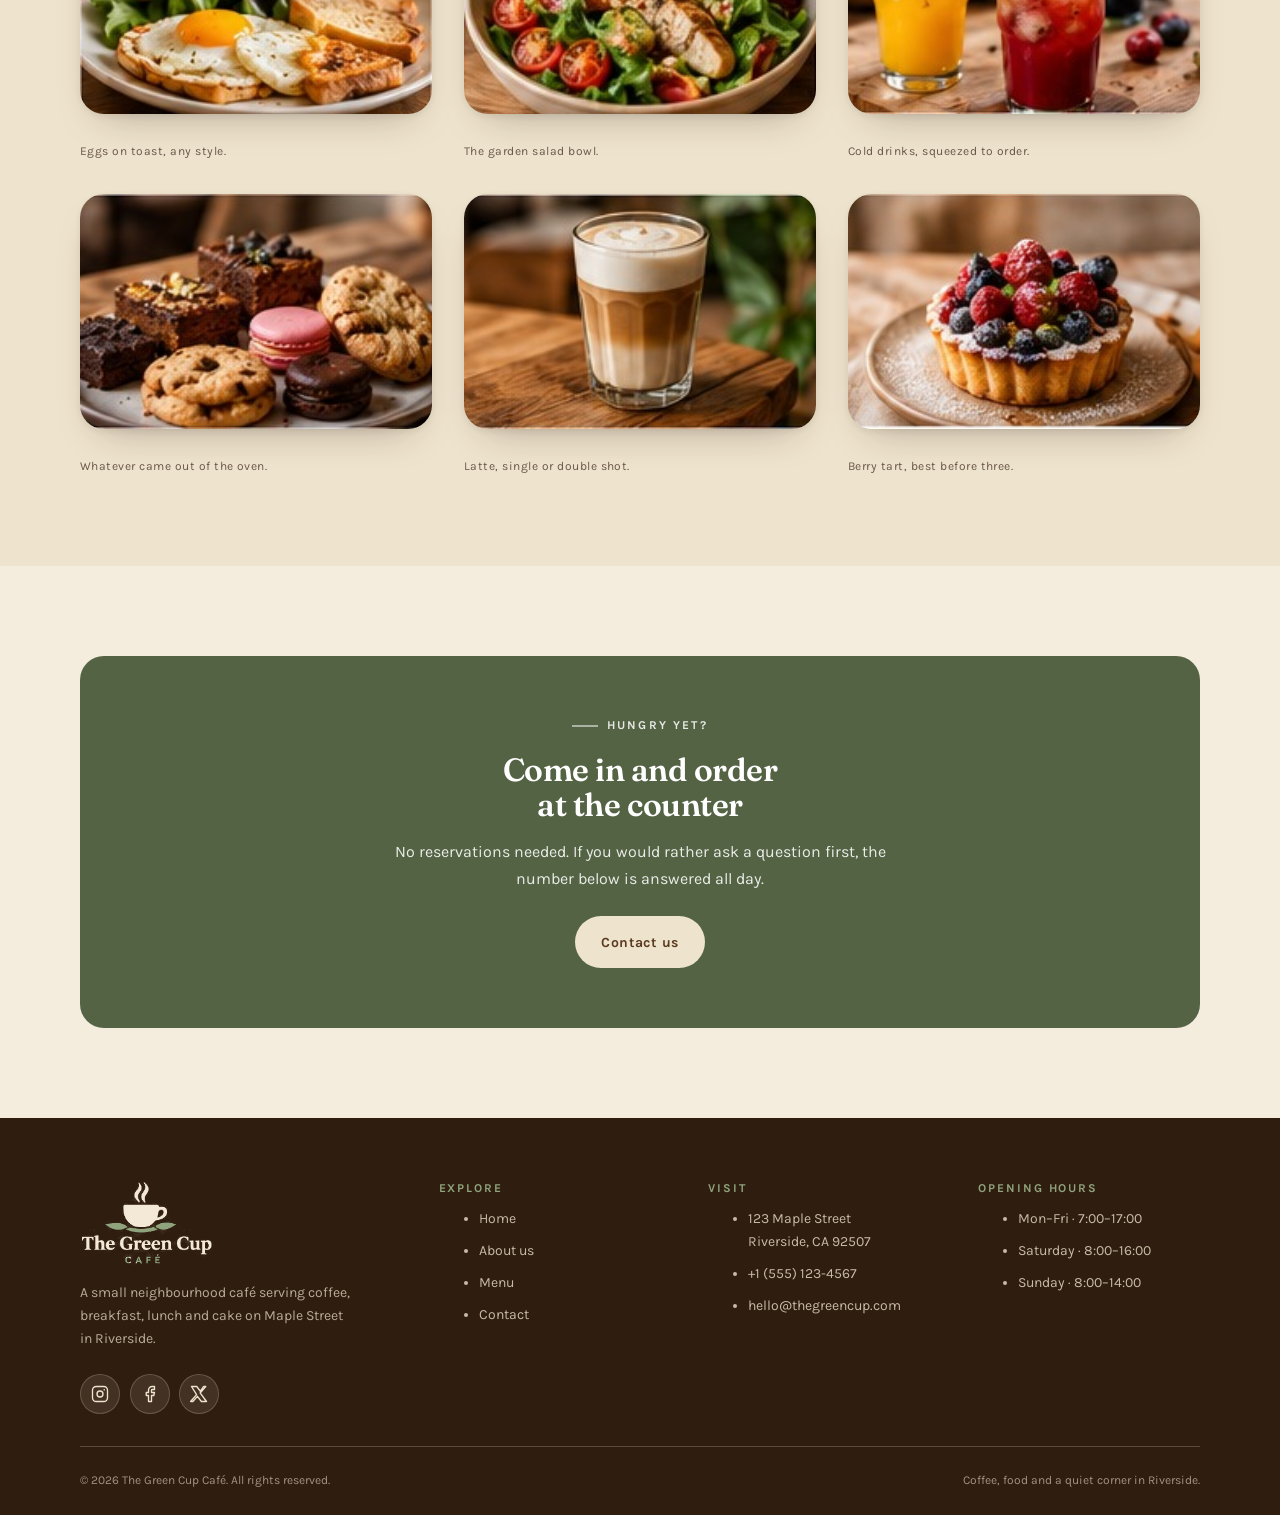
<file: menu.html>
<!DOCTYPE html>
<html lang="en" class="no-js">
<head>
<meta charset="utf-8">
<meta name="viewport" content="width=device-width, initial-scale=1">
<title>Menu — The Green Cup Café</title>
<meta name="description" content="Breakfast, lunch, drinks and desserts at The Green Cup Café: croissants, eggs on toast, sandwiches, soup, coffee, tea and cake.">
<meta name="theme-color" content="#5b3b22">
<link rel="preconnect" href="https://fonts.googleapis.com">
<link rel="preconnect" href="https://fonts.gstatic.com" crossorigin>
<link href="https://fonts.googleapis.com/css2?family=Fraunces:opsz,wght@9..144,400..700&family=Karla:wght@400..700&display=swap" rel="stylesheet">
<link rel="stylesheet" href="css/style.css">
</head>
<body>

<a class="skip-link" href="#main">Skip to main content</a>

<!-- ===================== Header ===================== -->
<header class="site-header">
  <div class="container header-inner">
    <a class="brand" href="index.html">
      <img class="brand__mark" src="images/mark.png" alt="" width="201" height="89">
      <span class="brand__text">
        <span class="brand__name">The Green Cup</span>
        <span class="brand__tag">Café</span>
      </span>
    </a>

    <nav class="nav" id="site-nav" aria-label="Main">
      <ul class="nav__list">
        <li><a class="nav__link" href="index.html">Home</a></li>
        <li><a class="nav__link" href="about.html">About</a></li>
        <li><a class="nav__link" href="menu.html" aria-current="page">Menu</a></li>
        <li><a class="nav__link" href="contact.html">Contact</a></li>
      </ul>
      <a class="btn btn--sage btn--sm header-cta" href="contact.html">Visit us</a>
    </nav>

    <button class="nav-toggle" type="button" aria-expanded="false" aria-controls="site-nav">
      <span class="sr-only">Open menu</span>
      <span class="nav-toggle__bars" aria-hidden="true"></span>
    </button>
  </div>
</header>

<main id="main">

  <!-- ===================== Page head ===================== -->
  <section class="page-head">
    <div class="container">
      <div class="page-head__inner">
        <nav class="breadcrumb" aria-label="Breadcrumb">
          <a href="index.html">Home</a>
          <span aria-hidden="true">/</span>
          <span aria-current="page">Menu</span>
        </nav>
        <h1>What we serve</h1>
        <p>Breakfast until we stop serving breakfast, lunch until the kitchen
          closes, and coffee all day in between.</p>
      </div>
    </div>
  </section>

  <!-- ===================== Today's board ===================== -->
  <section class="section">
    <div class="container">
      <div class="board reveal">
        <p class="eyebrow">Today's board</p>
        <h2 class="board__title">A few things that change with the day</h2>
        <ul class="menu-list">
          <li class="menu-item">
            <div class="menu-item__row">
              <span class="menu-item__name">Soup of the day</span>
              <span class="menu-item__leader" aria-hidden="true"></span>
              <span class="menu-item__price">$7.50</span>
            </div>
            <p class="menu-item__desc">Made each morning and served with crusty bread and butter.</p>
          </li>
          <li class="menu-item">
            <div class="menu-item__row">
              <span class="menu-item__name">Cake of the day</span>
              <span class="menu-item__leader" aria-hidden="true"></span>
              <span class="menu-item__price">$6.00</span>
            </div>
            <p class="menu-item__desc">Ask at the counter — it is whichever one came out best.</p>
          </li>
          <li class="menu-item">
            <div class="menu-item__row">
              <span class="menu-item__name">Filter coffee, refillable</span>
              <span class="menu-item__leader" aria-hidden="true"></span>
              <span class="menu-item__price">$3.00</span>
            </div>
            <p class="menu-item__desc">Bottomless while you are sitting with us.</p>
          </li>
        </ul>
      </div>
    </div>
  </section>

  <!-- ===================== Full menu ===================== -->
  <section class="section section--flush">
    <div class="container">

      <div class="section-head" data-reveal-group>
        <p class="eyebrow reveal">The full menu</p>
        <h2 class="section-head__title reveal">Pick a category</h2>
        <p class="lede reveal">Everything is made to order. Ask us about
          allergens and we will happily check with the kitchen.</p>
      </div>

      <div class="filter-bar" role="group" aria-label="Filter the menu by category">
        <button class="filter-btn" type="button" data-filter="all" aria-pressed="true">All</button>
        <button class="filter-btn" type="button" data-filter="breakfast" aria-pressed="false">Breakfast</button>
        <button class="filter-btn" type="button" data-filter="lunch" aria-pressed="false">Lunch</button>
        <button class="filter-btn" type="button" data-filter="drinks" aria-pressed="false">Drinks</button>
        <button class="filter-btn" type="button" data-filter="desserts" aria-pressed="false">Desserts</button>
      </div>

      <!-- Breakfast -->
      <section class="menu-category" data-category="breakfast" aria-labelledby="cat-breakfast">
        <div class="menu-category__head">
          <h2 id="cat-breakfast">Breakfast</h2>
          <span class="count">Served until 11:30</span>
          <span class="menu-category__rule" aria-hidden="true"></span>
        </div>
        <ul class="menu-list">
          <li class="menu-item">
            <div class="menu-item__row">
              <span class="menu-item__name">Butter croissant</span>
              <span class="menu-item__leader" aria-hidden="true"></span>
              <span class="menu-item__price">$3.50</span>
            </div>
            <p class="menu-item__desc">Baked each morning and served warm with jam and salted butter.</p>
            <p class="menu-item__tags"><span class="tag">Vegetarian</span></p>
          </li>
          <li class="menu-item">
            <div class="menu-item__row">
              <span class="menu-item__name">Eggs on toast</span>
              <span class="menu-item__leader" aria-hidden="true"></span>
              <span class="menu-item__price">$8.50</span>
            </div>
            <p class="menu-item__desc">Two eggs any style on sourdough, with dressed leaves on the side.</p>
            <p class="menu-item__tags"><span class="tag">Vegetarian</span></p>
          </li>
          <li class="menu-item">
            <div class="menu-item__row">
              <span class="menu-item__name">Buttermilk pancakes</span>
              <span class="menu-item__leader" aria-hidden="true"></span>
              <span class="menu-item__price">$9.00</span>
            </div>
            <p class="menu-item__desc">A stack with maple syrup and berries, or sugar and lemon.</p>
            <p class="menu-item__tags"><span class="tag">Vegetarian</span></p>
          </li>
          <li class="menu-item">
            <div class="menu-item__row">
              <span class="menu-item__name">Breakfast sandwich</span>
              <span class="menu-item__leader" aria-hidden="true"></span>
              <span class="menu-item__price">$8.00</span>
            </div>
            <p class="menu-item__desc">Fried egg, cheddar and smoky bacon in a toasted bun.</p>
          </li>
        </ul>
      </section>

      <!-- Lunch -->
      <section class="menu-category" data-category="lunch" aria-labelledby="cat-lunch">
        <div class="menu-category__head">
          <h2 id="cat-lunch">Lunch</h2>
          <span class="count">Served from 11:30</span>
          <span class="menu-category__rule" aria-hidden="true"></span>
        </div>
        <ul class="menu-list">
          <li class="menu-item">
            <div class="menu-item__row">
              <span class="menu-item__name">Green Cup sandwich</span>
              <span class="menu-item__leader" aria-hidden="true"></span>
              <span class="menu-item__price">$11.50</span>
            </div>
            <p class="menu-item__desc">Chicken, bacon, lettuce and tomato in toasted bread, cut corner to corner.</p>
          </li>
          <li class="menu-item">
            <div class="menu-item__row">
              <span class="menu-item__name">Garden salad bowl</span>
              <span class="menu-item__leader" aria-hidden="true"></span>
              <span class="menu-item__price">$10.00</span>
            </div>
            <p class="menu-item__desc">Leaves, roast vegetables, seeds and house dressing.</p>
            <p class="menu-item__tags"><span class="tag">Vegetarian</span></p>
          </li>
          <li class="menu-item">
            <div class="menu-item__row">
              <span class="menu-item__name">Soup of the day</span>
              <span class="menu-item__leader" aria-hidden="true"></span>
              <span class="menu-item__price">$7.50</span>
            </div>
            <p class="menu-item__desc">Made each morning, served with crusty bread and butter.</p>
            <p class="menu-item__tags"><span class="tag">Ask us</span></p>
          </li>
          <li class="menu-item">
            <div class="menu-item__row">
              <span class="menu-item__name">Cheese &amp; tomato toastie</span>
              <span class="menu-item__leader" aria-hidden="true"></span>
              <span class="menu-item__price">$7.00</span>
            </div>
            <p class="menu-item__desc">Sourdough, mature cheddar, tomato and a little mustard.</p>
            <p class="menu-item__tags"><span class="tag">Vegetarian</span></p>
          </li>
        </ul>
      </section>

      <!-- Drinks -->
      <section class="menu-category" data-category="drinks" aria-labelledby="cat-drinks">
        <div class="menu-category__head">
          <h2 id="cat-drinks">Drinks</h2>
          <span class="count">All day</span>
          <span class="menu-category__rule" aria-hidden="true"></span>
        </div>
        <ul class="menu-list">
          <li class="menu-item">
            <div class="menu-item__row">
              <span class="menu-item__name">Espresso</span>
              <span class="menu-item__leader" aria-hidden="true"></span>
              <span class="menu-item__price">$3.00</span>
            </div>
            <p class="menu-item__desc">A short, sharp double shot. Milk on request.</p>
          </li>
          <li class="menu-item">
            <div class="menu-item__row">
              <span class="menu-item__name">Flat white</span>
              <span class="menu-item__leader" aria-hidden="true"></span>
              <span class="menu-item__price">$4.00</span>
            </div>
            <p class="menu-item__desc">Double shot with steamed milk and a thin layer of foam.</p>
          </li>
          <li class="menu-item">
            <div class="menu-item__row">
              <span class="menu-item__name">Cappuccino</span>
              <span class="menu-item__leader" aria-hidden="true"></span>
              <span class="menu-item__price">$4.00</span>
            </div>
            <p class="menu-item__desc">Double shot, steamed milk and a proper layer of foam.</p>
          </li>
          <li class="menu-item">
            <div class="menu-item__row">
              <span class="menu-item__name">Pot of tea</span>
              <span class="menu-item__leader" aria-hidden="true"></span>
              <span class="menu-item__price">$3.50</span>
            </div>
            <p class="menu-item__desc">Breakfast, green or herbal, served in a pot for one.</p>
          </li>
          <li class="menu-item">
            <div class="menu-item__row">
              <span class="menu-item__name">Iced matcha latte</span>
              <span class="menu-item__leader" aria-hidden="true"></span>
              <span class="menu-item__price">$5.00</span>
            </div>
            <p class="menu-item__desc">Stone-ground matcha shaken with milk and plenty of ice.</p>
            <p class="menu-item__tags"><span class="tag">Cold</span></p>
          </li>
          <li class="menu-item">
            <div class="menu-item__row">
              <span class="menu-item__name">Fresh juice</span>
              <span class="menu-item__leader" aria-hidden="true"></span>
              <span class="menu-item__price">$4.50</span>
            </div>
            <p class="menu-item__desc">Orange, apple or grapefruit, squeezed to order.</p>
            <p class="menu-item__tags"><span class="tag">Cold</span></p>
          </li>
        </ul>
      </section>

      <!-- Desserts -->
      <section class="menu-category" data-category="desserts" aria-labelledby="cat-desserts">
        <div class="menu-category__head">
          <h2 id="cat-desserts">Desserts</h2>
          <span class="count">While they last</span>
          <span class="menu-category__rule" aria-hidden="true"></span>
        </div>
        <ul class="menu-list">
          <li class="menu-item">
            <div class="menu-item__row">
              <span class="menu-item__name">Chocolate layer cake</span>
              <span class="menu-item__leader" aria-hidden="true"></span>
              <span class="menu-item__price">$6.00</span>
            </div>
            <p class="menu-item__desc">Three layers, dark ganache and berries when they are in season.</p>
            <p class="menu-item__tags"><span class="tag">Vegetarian</span></p>
          </li>
          <li class="menu-item">
            <div class="menu-item__row">
              <span class="menu-item__name">Berry tart</span>
              <span class="menu-item__leader" aria-hidden="true"></span>
              <span class="menu-item__price">$5.50</span>
            </div>
            <p class="menu-item__desc">Vanilla custard, crisp pastry and whatever fruit looks best.</p>
            <p class="menu-item__tags"><span class="tag">Vegetarian</span></p>
          </li>
          <li class="menu-item">
            <div class="menu-item__row">
              <span class="menu-item__name">Brownie</span>
              <span class="menu-item__leader" aria-hidden="true"></span>
              <span class="menu-item__price">$3.75</span>
            </div>
            <p class="menu-item__desc">Dense, fudgy, and better warm.</p>
            <p class="menu-item__tags"><span class="tag">Vegetarian</span></p>
          </li>
          <li class="menu-item">
            <div class="menu-item__row">
              <span class="menu-item__name">Cookie of the day</span>
              <span class="menu-item__leader" aria-hidden="true"></span>
              <span class="menu-item__price">$3.00</span>
            </div>
            <p class="menu-item__desc">There is always one — ask at the counter which flavour.</p>
            <p class="menu-item__tags"><span class="tag">Vegetarian</span></p>
          </li>
        </ul>
      </section>

      <div class="empty-state" role="status">
        <h3>Nothing in that category just now</h3>
        <p class="lede">Choose <strong>All</strong> to see the whole menu.</p>
      </div>

      <div class="menu-note">
        <strong>Good to know.</strong> Please tell us about allergies before you
        order — our kitchen handles nuts, dairy, gluten and eggs, and we will
        always check with the kitchen. Oat, soy and lactose-free milk are
        available at no extra charge.
      </div>
    </div>
  </section>

  <!-- ===================== Photos ===================== -->
  <section class="section section--cream">
    <div class="container">
      <div class="section-head section-head--center" data-reveal-group>
        <p class="eyebrow reveal">From the counter</p>
        <h2 class="section-head__title reveal">What it looks like when it arrives</h2>
      </div>

      <div class="grid grid--cards" data-reveal-group>
        <figure class="stack reveal">
          <div class="media-frame media-frame--wide">
            <img src="images/breakfast-plate.jpg" alt="Eggs and salad on toasted bread served on a white plate." width="224" height="172" loading="lazy">
          </div>
          <figcaption class="caption">Eggs on toast, any style.</figcaption>
        </figure>
        <figure class="stack reveal">
          <div class="media-frame media-frame--wide">
            <img src="images/salad-bowl.jpg" alt="A garden salad bowl with leaves, tomatoes and grilled chicken." width="200" height="154" loading="lazy">
          </div>
          <figcaption class="caption">The garden salad bowl.</figcaption>
        </figure>
        <figure class="stack reveal">
          <div class="media-frame media-frame--wide">
            <img src="images/drinks.jpg" alt="Two cold fruit drinks in glasses on a wooden table." width="240" height="144" loading="lazy">
          </div>
          <figcaption class="caption">Cold drinks, squeezed to order.</figcaption>
        </figure>
        <figure class="stack reveal">
          <div class="media-frame media-frame--wide">
            <img src="images/desserts.jpg" alt="A plate of brownies, cookies and macarons." width="224" height="144" loading="lazy">
          </div>
          <figcaption class="caption">Whatever came out of the oven.</figcaption>
        </figure>
        <figure class="stack reveal">
          <div class="media-frame media-frame--wide">
            <img src="images/latte.jpg" alt="A latte in a tall glass on a wooden table." width="240" height="144" loading="lazy">
          </div>
          <figcaption class="caption">Latte, single or double shot.</figcaption>
        </figure>
        <figure class="stack reveal">
          <div class="media-frame media-frame--wide">
            <img src="images/berry-tart.jpg" alt="A berry tart topped with raspberries, blackberries and blueberries." width="240" height="154" loading="lazy">
          </div>
          <figcaption class="caption">Berry tart, best before three.</figcaption>
        </figure>
      </div>
    </div>
  </section>

  <!-- ===================== CTA ===================== -->
  <section class="section section--deep">
    <div class="container">
      <div class="cta reveal">
        <p class="eyebrow">Hungry yet?</p>
        <h2>Come in and order at the counter</h2>
        <p>No reservations needed. If you would rather ask a question first, the
          number below is answered all day.</p>
        <a class="btn btn--light" href="contact.html">Contact us</a>
      </div>
    </div>
  </section>

</main>

<!-- ===================== Footer ===================== -->
<footer class="site-footer">
  <div class="container">
    <div class="footer-grid">
      <div class="footer-brand">
        <img src="images/logo-inverse.png" alt="The Green Cup Café" width="206" height="129">
        <p>A small neighbourhood café serving coffee, breakfast, lunch and cake
          on Maple Street in Riverside.</p>
        <div class="social">
          <a href="https://www.instagram.com/" target="_blank" rel="noopener noreferrer" aria-label="The Green Cup Café on Instagram">
            <svg class="icon" viewBox="0 0 24 24" fill="none" stroke="currentColor" stroke-width="1.8" stroke-linecap="round" stroke-linejoin="round" aria-hidden="true"><rect x="2" y="2" width="20" height="20" rx="5"/><circle cx="12" cy="12" r="4"/><circle cx="17.6" cy="6.4" r="1.1" fill="currentColor" stroke="none"/></svg>
          </a>
          <a href="https://www.facebook.com/" target="_blank" rel="noopener noreferrer" aria-label="The Green Cup Café on Facebook">
            <svg class="icon" viewBox="0 0 24 24" fill="none" stroke="currentColor" stroke-width="1.8" stroke-linecap="round" stroke-linejoin="round" aria-hidden="true"><path d="M18 2h-3a5 5 0 0 0-5 5v3H7v4h3v8h4v-8h3l1-4h-4V7a1 1 0 0 1 1-1h3Z"/></svg>
          </a>
          <a href="https://x.com/" target="_blank" rel="noopener noreferrer" aria-label="The Green Cup Café on X">
            <svg class="icon" viewBox="0 0 24 24" fill="none" stroke="currentColor" stroke-width="1.8" stroke-linecap="round" stroke-linejoin="round" aria-hidden="true"><path d="M18 2h3l-7.5 8.6L22 22h-6.8l-5.3-6.9L3.8 22H.8l8-9.2L2 2h7l4.8 6.3Z"/></svg>
          </a>
        </div>
      </div>

      <div class="footer-col">
        <h3>Explore</h3>
        <ul>
          <li><a href="index.html">Home</a></li>
          <li><a href="about.html">About us</a></li>
          <li><a href="menu.html">Menu</a></li>
          <li><a href="contact.html">Contact</a></li>
        </ul>
      </div>

      <div class="footer-col">
        <h3>Visit</h3>
        <ul>
          <li>123 Maple Street<br>Riverside, CA 92507</li>
          <li><a href="tel:+15551234567">+1 (555) 123-4567</a></li>
          <li><a href="mailto:hello@thegreencup.com">hello@thegreencup.com</a></li>
        </ul>
      </div>

      <div class="footer-col">
        <h3>Opening hours</h3>
        <ul>
          <li>Mon–Fri · 7:00–17:00</li>
          <li>Saturday · 8:00–16:00</li>
          <li>Sunday · 8:00–14:00</li>
        </ul>
      </div>
    </div>

    <div class="footer-base">
      <p>© <span id="year">2026</span> The Green Cup Café. All rights reserved.</p>
      <p>Coffee, food and a quiet corner in Riverside.</p>
    </div>
  </div>
</footer>

<script src="js/script.js" defer></script>
</body>
</html>
</file>
<file: css/style.css>
/* ==========================================================================
   The Green Cup Café — stylesheet
   Palette sampled from the client's brand swatch assets
   (color-brown / color-cream / color-green)
   ========================================================================== */

/* --------------------------------------------------------------------------
   1. Tokens
   -------------------------------------------------------------------------- */
:root {
  /* Colour */
  --espresso: #5b3b22;        /* brand brown swatch   */
  --espresso-deep: #2f1d10;   /* hero + footer field  */
  --espresso-soft: #7a5537;   /* hairlines on dark    */
  --cream: #eee3cd;           /* brand cream swatch   */
  --paper: #fbf7ef;           /* page field           */
  --paper-deep: #f4ecdd;      /* alternating band     */
  --sage: #546344;            /* brand green swatch   */
  --sage-deep: #43512f;       /* hover                */
  --sage-light: #8fa37c;      /* accents on dark      */
  --ink: #33261b;             /* body copy            */
  --ink-soft: #6b584a;        /* secondary copy       */
  --line: #e3d8c2;
  --line-dark: rgba(238, 227, 205, 0.22);
  --danger: #a4392b;

  /* Type */
  --font-display: "Fraunces", Georgia, "Times New Roman", serif;
  --font-body: "Karla", system-ui, -apple-system, "Segoe UI", Helvetica, Arial, sans-serif;

  /* Scale */
  --text-xs: 0.75rem;
  --text-sm: 0.875rem;
  --text-base: 1rem;
  --text-md: clamp(1.05rem, 0.95rem + 0.4vw, 1.2rem);
  --text-lg: clamp(1.2rem, 1.05rem + 0.7vw, 1.45rem);
  --text-xl: clamp(1.5rem, 1.25rem + 1.2vw, 2rem);
  --text-2xl: clamp(1.9rem, 1.5rem + 2vw, 2.75rem);
  --text-display: clamp(2.6rem, 1.6rem + 5.2vw, 5rem);

  /* Space */
  --sp-1: 0.25rem;
  --sp-2: 0.5rem;
  --sp-3: 0.75rem;
  --sp-4: 1rem;
  --sp-5: 1.5rem;
  --sp-6: 2rem;
  --sp-7: 3rem;
  --sp-8: 4rem;
  --section-y: clamp(3.5rem, 7vw, 6rem);

  /* Shape */
  --radius-sm: 8px;
  --radius: 14px;
  --radius-lg: 24px;
  --radius-pill: 999px;
  --container: 1120px;
  --gutter: clamp(1.1rem, 4vw, 2.25rem);
  --header-h: 76px;

  /* Elevation */
  --shadow-sm: 0 1px 2px rgba(47, 29, 16, 0.06), 0 4px 14px rgba(47, 29, 16, 0.05);
  --shadow: 0 2px 6px rgba(47, 29, 16, 0.07), 0 18px 40px -22px rgba(47, 29, 16, 0.4);

  /* Motion */
  --ease: cubic-bezier(0.22, 0.61, 0.36, 1);
  --speed: 260ms;
}

/* --------------------------------------------------------------------------
   2. Reset & base
   -------------------------------------------------------------------------- */
*,
*::before,
*::after { box-sizing: border-box; }

* { margin: 0; }

html {
  -webkit-text-size-adjust: 100%;
  scroll-behavior: smooth;
  scroll-padding-top: calc(var(--header-h) + 1rem);
}

body {
  font-family: var(--font-body);
  font-size: var(--text-base);
  line-height: 1.65;
  color: var(--ink);
  background: var(--paper);
  -webkit-font-smoothing: antialiased;
  text-rendering: optimizeLegibility;
  overflow-x: hidden;
}

img,
svg,
picture { display: block; max-width: 100%; }

img { height: auto; }

button,
input,
select,
textarea {
  font: inherit;
  color: inherit;
}

a { color: inherit; }

ul[class],
ol[class] { list-style: none; padding: 0; }

:focus-visible {
  outline: 3px solid var(--sage);
  outline-offset: 3px;
  border-radius: 4px;
}

.on-dark :focus-visible,
.site-footer :focus-visible,
.hero :focus-visible {
  outline-color: var(--sage-light);
}

::selection {
  background: var(--sage);
  color: #fff;
}

/* --------------------------------------------------------------------------
   3. Typography
   -------------------------------------------------------------------------- */
h1, h2, h3, h4 {
  font-family: var(--font-display);
  font-weight: 600;
  line-height: 1.12;
  letter-spacing: -0.015em;
  color: var(--espresso);
  text-wrap: balance;
}

h1 { font-size: var(--text-2xl); }
h2 { font-size: var(--text-xl); }
h3 { font-size: var(--text-lg); }
h4 { font-size: var(--text-md); }

p { text-wrap: pretty; }

strong { font-weight: 700; }

.eyebrow {
  display: inline-flex;
  align-items: center;
  gap: 0.55rem;
  font-size: var(--text-xs);
  font-weight: 700;
  letter-spacing: 0.18em;
  text-transform: uppercase;
  color: var(--sage);
}

.eyebrow::before {
  content: "";
  width: 26px;
  height: 2px;
  background: currentColor;
  opacity: 0.6;
}

.on-dark .eyebrow { color: var(--sage-light); }

.lede {
  font-size: var(--text-md);
  color: var(--ink-soft);
  max-width: 62ch;
}

.on-dark .lede { color: rgba(238, 227, 205, 0.82); }

.section-head {
  display: grid;
  gap: var(--sp-4);
  margin-bottom: clamp(2rem, 4vw, 3rem);
}

.section-head--center {
  justify-items: center;
  text-align: center;
}

.section-head--center .lede { margin-inline: auto; }

.section-head__title { max-width: 22ch; }
.section-head--center .section-head__title { max-width: 26ch; }

.text-link {
  display: inline-flex;
  align-items: center;
  gap: 0.45rem;
  font-weight: 700;
  color: var(--sage);
  text-decoration: none;
  border-bottom: 2px solid rgba(84, 99, 68, 0.32);
  padding-bottom: 2px;
  transition: border-color var(--speed) var(--ease), gap var(--speed) var(--ease);
}

.text-link:hover {
  border-color: var(--sage);
  gap: 0.7rem;
}

/* --------------------------------------------------------------------------
   4. Layout
   -------------------------------------------------------------------------- */
.container {
  width: min(100% - (var(--gutter) * 2), var(--container));
  margin-inline: auto;
}

.section { padding-block: var(--section-y); }
.section--cream { background: var(--cream); }
.section--deep { background: var(--paper-deep); }

.on-dark {
  background: var(--espresso-deep);
  color: var(--cream);
}

.on-dark h1,
.on-dark h2,
.on-dark h3,
.on-dark h4 { color: var(--cream); }

.grid {
  display: grid;
  gap: clamp(1.25rem, 3vw, 2rem);
}

.grid--cards {
  grid-template-columns: repeat(auto-fit, minmax(min(100%, 265px), 1fr));
}

.grid--halves {
  grid-template-columns: repeat(auto-fit, minmax(min(100%, 340px), 1fr));
  align-items: center;
  gap: clamp(1.75rem, 5vw, 4rem);
}

.stack { display: grid; gap: var(--sp-4); }
.stack--lg { gap: var(--sp-5); }

.skip-link {
  position: absolute;
  left: 1rem;
  top: -100px;
  z-index: 200;
  background: var(--espresso);
  color: var(--cream);
  padding: 0.7rem 1.1rem;
  border-radius: 0 0 var(--radius-sm) var(--radius-sm);
  font-weight: 700;
  text-decoration: none;
  transition: top 180ms var(--ease);
}

.skip-link:focus { top: 0; }

.sr-only {
  position: absolute;
  width: 1px;
  height: 1px;
  padding: 0;
  margin: -1px;
  overflow: hidden;
  clip: rect(0 0 0 0);
  white-space: nowrap;
  border: 0;
}

/* --------------------------------------------------------------------------
   5. Buttons
   -------------------------------------------------------------------------- */
.btn {
  --btn-bg: var(--espresso);
  --btn-fg: var(--cream);
  display: inline-flex;
  align-items: center;
  justify-content: center;
  gap: 0.55rem;
  padding: 0.85rem 1.6rem;
  background: var(--btn-bg);
  color: var(--btn-fg);
  border: 1.5px solid transparent;
  border-radius: var(--radius-pill);
  font-weight: 700;
  font-size: var(--text-sm);
  letter-spacing: 0.03em;
  text-decoration: none;
  cursor: pointer;
  text-align: center;
  transition: transform var(--speed) var(--ease),
              background-color var(--speed) var(--ease),
              color var(--speed) var(--ease),
              border-color var(--speed) var(--ease),
              box-shadow var(--speed) var(--ease);
}

.btn:hover {
  transform: translateY(-2px);
  box-shadow: 0 12px 24px -14px rgba(47, 29, 16, 0.75);
}

.btn:active { transform: translateY(0); }

.btn--primary { --btn-bg: var(--espresso); --btn-fg: #fff; }
.btn--primary:hover { --btn-bg: #4a2f1b; }

.btn--sage { --btn-bg: var(--sage); --btn-fg: #fff; }
.btn--sage:hover { --btn-bg: var(--sage-deep); }

.btn--outline {
  --btn-bg: transparent;
  --btn-fg: var(--espresso);
  border-color: rgba(91, 59, 34, 0.42);
  border-radius: 12px;
}

.btn--outline:hover {
  --btn-bg: rgba(91, 59, 34, 0.07);
  border-color: var(--espresso);
  box-shadow: none;
}

.btn--light {
  --btn-bg: var(--cream);
  --btn-fg: var(--espresso);
}

.btn--light:hover { --btn-bg: #fff; }

.btn--ghost-light {
  --btn-bg: transparent;
  --btn-fg: var(--cream);
  border-color: rgba(238, 227, 205, 0.45);
  border-radius: 12px;
}

.btn--ghost-light:hover {
  --btn-bg: rgba(238, 227, 205, 0.12);
  border-color: var(--cream);
  box-shadow: none;
}

.btn--sm { padding: 0.6rem 1.15rem; font-size: var(--text-xs); }
.btn--block { width: 100%; }

.btn .icon { width: 1.05em; height: 1.05em; flex: none; }

/* --------------------------------------------------------------------------
   6. Header & navigation
   -------------------------------------------------------------------------- */
.site-header {
  position: sticky;
  top: 0;
  z-index: 100;
  background: rgba(251, 247, 239, 0.94);
  backdrop-filter: blur(10px);
  border-bottom: 1px solid transparent;
  transition: border-color var(--speed) var(--ease), box-shadow var(--speed) var(--ease);
}

.site-header.is-stuck {
  border-bottom-color: var(--line);
  box-shadow: 0 6px 24px -20px rgba(47, 29, 16, 0.9);
}

.header-inner {
  min-height: var(--header-h);
  display: flex;
  align-items: center;
  justify-content: space-between;
  gap: var(--sp-4);
}

.brand {
  display: inline-flex;
  align-items: center;
  gap: 0.7rem;
  text-decoration: none;
  flex: none;
}

.brand__mark {
  width: 44px;
  height: auto;
  transition: transform var(--speed) var(--ease);
}

.brand:hover .brand__mark { transform: rotate(-6deg); }

.brand__text { display: grid; line-height: 1; }

.brand__name {
  font-family: var(--font-display);
  font-size: 1.28rem;
  font-weight: 700;
  letter-spacing: -0.02em;
  color: var(--espresso);
}

.brand__tag {
  font-size: 0.62rem;
  font-weight: 700;
  letter-spacing: 0.36em;
  text-transform: uppercase;
  color: var(--sage);
  margin-top: 0.28rem;
  padding-left: 0.12rem;
}

.nav__list {
  display: flex;
  align-items: center;
  gap: clamp(0.4rem, 1.6vw, 1.4rem);
}

.nav__link {
  position: relative;
  display: block;
  padding: 0.5rem 0.35rem;
  font-size: var(--text-sm);
  font-weight: 700;
  letter-spacing: 0.02em;
  text-decoration: none;
  color: var(--ink);
  transition: color var(--speed) var(--ease);
}

.nav__link::after {
  content: "";
  position: absolute;
  left: 0.35rem;
  right: 0.35rem;
  bottom: 0.15rem;
  height: 2px;
  background: var(--sage);
  transform: scaleX(0);
  transform-origin: left;
  transition: transform var(--speed) var(--ease);
}

.nav__link:hover { color: var(--sage); }
.nav__link:hover::after,
.nav__link[aria-current="page"]::after { transform: scaleX(1); }
.nav__link[aria-current="page"] { color: var(--espresso); }

.header-cta { margin-left: var(--sp-3); }

.nav-toggle {
  display: none;
  width: 46px;
  height: 46px;
  padding: 0;
  place-items: center;
  background: transparent;
  border: 1.5px solid var(--line);
  border-radius: var(--radius-sm);
  cursor: pointer;
}

.nav-toggle__bars,
.nav-toggle__bars::before,
.nav-toggle__bars::after {
  display: block;
  width: 20px;
  height: 2px;
  background: var(--espresso);
  border-radius: 2px;
  transition: transform var(--speed) var(--ease), opacity var(--speed) var(--ease);
}

.nav-toggle__bars { position: relative; }
.nav-toggle__bars::before,
.nav-toggle__bars::after { content: ""; position: absolute; left: 0; }
.nav-toggle__bars::before { top: -6px; }
.nav-toggle__bars::after { top: 6px; }

.nav-toggle[aria-expanded="true"] .nav-toggle__bars { background: transparent; }
.nav-toggle[aria-expanded="true"] .nav-toggle__bars::before { transform: translateY(6px) rotate(45deg); }
.nav-toggle[aria-expanded="true"] .nav-toggle__bars::after { transform: translateY(-6px) rotate(-45deg); }

/* --------------------------------------------------------------------------
   7. Hero
   -------------------------------------------------------------------------- */
.hero {
  position: relative;
  isolation: isolate;
  background-color: var(--espresso-deep);
  background-image:
    linear-gradient(105deg, rgba(31, 19, 11, 0.96) 0%, rgba(38, 24, 14, 0.9) 45%, rgba(47, 29, 16, 0.68) 100%),
    url("../images/background-hero.jpg");
  background-size: cover;
  background-position: center;
  color: var(--cream);
  overflow: hidden;
}

.hero__inner {
  position: relative;
  z-index: 1;
  padding-block: clamp(3.5rem, 9vw, 7rem);
  display: grid;
  gap: var(--sp-5);
  max-width: 46rem;
}

.hero__title {
  font-size: var(--text-display);
  font-weight: 600;
  line-height: 0.98;
  letter-spacing: -0.03em;
  color: var(--cream);
  text-wrap: balance;
}

.hero__title span { display: block; }

.hero__title em {
  display: block;
  font-style: normal;
  color: var(--sage-light);
  position: relative;
}

/* signature: the sage rule that sweeps under the last line */
.hero__rule {
  display: block;
  width: clamp(80px, 22vw, 190px);
  height: 5px;
  margin-top: 1.1rem;
  background: var(--sage-light);
  border-radius: var(--radius-pill);
  transform-origin: left;
}

.hero__lead {
  font-size: var(--text-md);
  color: rgba(238, 227, 205, 0.86);
  max-width: 52ch;
}

.hero__actions {
  display: flex;
  flex-wrap: wrap;
  gap: 0.85rem;
  margin-top: var(--sp-2);
}

.hero__meta {
  display: flex;
  flex-wrap: wrap;
  gap: 0.4rem 1.5rem;
  margin-top: var(--sp-3);
  padding-top: var(--sp-4);
  border-top: 1px solid var(--line-dark);
  font-size: var(--text-sm);
  color: rgba(238, 227, 205, 0.78);
}

.hero__meta div {
  display: inline-flex;
  align-items: center;
  gap: 0.5rem;
}

.hero__meta .icon { width: 1.05rem; height: 1.05rem; color: var(--sage-light); flex: none; }

/* --------------------------------------------------------------------------
   8. Leaf divider (signature motif)
   -------------------------------------------------------------------------- */
.divider {
  display: flex;
  align-items: center;
  justify-content: center;
  gap: 1rem;
  padding-block: var(--sp-6) 0;
  color: var(--sage);
}

.divider::before,
.divider::after {
  content: "";
  height: 1px;
  width: min(28vw, 150px);
  background: currentColor;
  opacity: 0.32;
}

.divider .icon { width: 26px; height: 26px; opacity: 0.9; }

/* --------------------------------------------------------------------------
   9. Cards
   -------------------------------------------------------------------------- */
.card {
  position: relative;
  display: flex;
  flex-direction: column;
  background: var(--paper);
  border: 1px solid var(--line);
  border-radius: var(--radius);
  overflow: hidden;
  box-shadow: var(--shadow-sm);
  transition: transform var(--speed) var(--ease), box-shadow var(--speed) var(--ease);
}

.card:hover {
  transform: translateY(-4px);
  box-shadow: var(--shadow);
}

.card__media {
  position: relative;
  aspect-ratio: 4 / 3;
  overflow: hidden;
  background: var(--cream);
}

.card__media img {
  width: 100%;
  height: 100%;
  object-fit: cover;
  transition: transform 520ms var(--ease);
}

.card:hover .card__media img { transform: scale(1.05); }

.card__badge {
  position: absolute;
  top: 0.75rem;
  left: 0.75rem;
  padding: 0.3rem 0.7rem;
  background: rgba(251, 247, 239, 0.94);
  color: var(--espresso);
  border-radius: var(--radius-pill);
  font-size: 0.68rem;
  font-weight: 700;
  letter-spacing: 0.14em;
  text-transform: uppercase;
}

.card__body {
  display: grid;
  gap: 0.45rem;
  padding: clamp(1rem, 2.5vw, 1.35rem);
  flex: 1;
}

.card__top {
  display: flex;
  align-items: baseline;
  justify-content: space-between;
  gap: 0.75rem;
}

.card__title {
  font-size: var(--text-md);
  font-weight: 600;
}

.card__price {
  font-family: var(--font-display);
  font-size: var(--text-md);
  font-weight: 600;
  color: var(--sage);
  white-space: nowrap;
}

.card__text {
  font-size: var(--text-sm);
  color: var(--ink-soft);
}

/* --------------------------------------------------------------------------
   10. Feature / value blocks
   -------------------------------------------------------------------------- */
.feature {
  display: grid;
  gap: 0.75rem;
  padding: clamp(1.35rem, 3vw, 1.85rem);
  background: var(--paper);
  border: 1px solid var(--line);
  border-radius: var(--radius);
}

.feature__icon {
  width: 46px;
  height: 46px;
  display: grid;
  place-items: center;
  background: var(--cream);
  color: var(--espresso);
  border-radius: var(--radius-sm);
}

.feature__icon .icon { width: 24px; height: 24px; }

.feature p { font-size: var(--text-sm); color: var(--ink-soft); }

.media-frame {
  position: relative;
  border-radius: var(--radius-lg);
  overflow: hidden;
  box-shadow: var(--shadow);
}

.media-frame img { width: 100%; height: 100%; object-fit: cover; }

.media-frame--wide { aspect-ratio: 3 / 2; }

.caption {
  margin-top: 0.75rem;
  font-size: var(--text-xs);
  letter-spacing: 0.04em;
  color: var(--ink-soft);
}

/* Pull quote / story */
.story {
  display: grid;
  gap: var(--sp-4);
  margin-top: clamp(2rem, 5vw, 3rem);
  padding: clamp(1.5rem, 4vw, 2.5rem);
  background: var(--cream);
  border-radius: var(--radius-lg);
  border-left: 4px solid var(--sage);
}

.story p { font-size: var(--text-md); }

.story__sign {
  font-family: var(--font-display);
  font-size: var(--text-sm);
  font-style: italic;
  color: var(--espresso);
}

/* --------------------------------------------------------------------------
   11. Page header band (About / Menu / Contact)
   -------------------------------------------------------------------------- */
.page-head {
  position: relative;
  isolation: isolate;
  background-color: var(--espresso-deep);
  background-image:
    linear-gradient(100deg, rgba(31, 19, 11, 0.97), rgba(47, 29, 16, 0.88)),
    url("../images/background-pattern.jpg");
  background-size: cover;
  background-position: center;
  color: var(--cream);
  padding-block: clamp(2.75rem, 6vw, 4.5rem);
}

.page-head__inner {
  display: grid;
  gap: var(--sp-3);
  max-width: 44rem;
}

.page-head h1 {
  font-size: var(--text-2xl);
  color: var(--cream);
}

.page-head p {
  font-size: var(--text-md);
  color: rgba(238, 227, 205, 0.84);
  max-width: 56ch;
}

.breadcrumb {
  display: flex;
  flex-wrap: wrap;
  gap: 0.5rem;
  font-size: var(--text-xs);
  letter-spacing: 0.14em;
  text-transform: uppercase;
  color: var(--sage-light);
}

.breadcrumb a { text-decoration: none; }
.breadcrumb a:hover { text-decoration: underline; }

/* --------------------------------------------------------------------------
   12. Menu
   -------------------------------------------------------------------------- */
.filter-bar {
  display: flex;
  flex-wrap: wrap;
  gap: 0.6rem;
  margin-bottom: clamp(1.75rem, 4vw, 2.75rem);
}

.filter-btn {
  padding: 0.55rem 1.15rem;
  background: transparent;
  border: 1.5px solid var(--line);
  border-radius: var(--radius-pill);
  font-size: var(--text-sm);
  font-weight: 700;
  color: var(--ink-soft);
  cursor: pointer;
  transition: background-color var(--speed) var(--ease),
              color var(--speed) var(--ease),
              border-color var(--speed) var(--ease);
}

.filter-btn:hover { border-color: var(--sage); color: var(--sage); }

.filter-btn[aria-pressed="true"] {
  background: var(--sage);
  border-color: var(--sage);
  color: #fff;
}

.menu-category { margin-bottom: clamp(2.25rem, 5vw, 3.5rem); }
.menu-category:last-child { margin-bottom: 0; }

.menu-category[hidden] { display: none; }

.menu-category__head {
  display: flex;
  align-items: baseline;
  gap: 1rem;
  margin-bottom: var(--sp-4);
}

.menu-category__head h2 { font-size: var(--text-xl); }

.menu-category__head .count {
  font-size: var(--text-xs);
  font-weight: 700;
  letter-spacing: 0.14em;
  text-transform: uppercase;
  color: var(--sage);
}

.menu-category__rule {
  flex: 1;
  height: 1px;
  background: var(--line);
  transform: translateY(-4px);
}

/* two-column menu list with dot leaders */
.menu-list {
  display: grid;
  grid-template-columns: repeat(auto-fit, minmax(min(100%, 330px), 1fr));
  gap: clamp(1rem, 3vw, 1.5rem) clamp(2rem, 5vw, 3.5rem);
}

.menu-item {
  display: grid;
  gap: 0.3rem;
  padding-bottom: 0.9rem;
  border-bottom: 1px dashed var(--line);
}

.menu-item__row {
  display: flex;
  align-items: baseline;
  gap: 0.4rem;
}

.menu-item__name {
  font-family: var(--font-display);
  font-size: var(--text-md);
  font-weight: 600;
  color: var(--espresso);
}

.menu-item__leader {
  flex: 1;
  min-width: 1.5rem;
  border-bottom: 2px dotted rgba(91, 59, 34, 0.4);
}

.menu-item__price {
  font-family: var(--font-display);
  font-weight: 600;
  color: var(--sage);
  white-space: nowrap;
}

.menu-item__desc {
  font-size: var(--text-sm);
  color: var(--ink-soft);
  max-width: 46ch;
}

.menu-item__tags {
  display: flex;
  flex-wrap: wrap;
  gap: 0.35rem;
  margin-top: 0.15rem;
}

.tag {
  padding: 0.12rem 0.55rem;
  border: 1px solid rgba(84, 99, 68, 0.35);
  border-radius: var(--radius-pill);
  font-size: 0.66rem;
  font-weight: 700;
  letter-spacing: 0.1em;
  text-transform: uppercase;
  color: var(--sage);
}

/* the dark "board" panel */
.board {
  background: var(--espresso-deep);
  background-image: url("../images/background-leaves.jpg");
  background-size: cover;
  background-position: center;
  color: var(--cream);
  border-radius: var(--radius-lg);
  padding: clamp(1.75rem, 5vw, 3rem);
  position: relative;
  isolation: isolate;
  overflow: hidden;
}

.board::before {
  content: "";
  position: absolute;
  inset: 0;
  background: rgba(31, 19, 11, 0.9);
  z-index: -1;
}

.board h2, .board h3 { color: var(--cream); }

.board .menu-item { border-bottom-color: rgba(238, 227, 205, 0.2); }
.board .menu-item__name { color: var(--cream); }
.board .menu-item__desc { color: rgba(238, 227, 205, 0.72); }
.board .menu-item__price { color: var(--sage-light); }
.board .menu-item__leader { border-bottom-color: rgba(238, 227, 205, 0.5); }
.board .tag { color: var(--sage-light); border-color: rgba(143, 163, 124, 0.45); }
.board .eyebrow { color: var(--sage-light); }

.menu-note {
  margin-top: var(--sp-5);
  padding: var(--sp-4) var(--sp-5);
  background: var(--cream);
  border-radius: var(--radius);
  border-left: 4px solid var(--sage);
  font-size: var(--text-sm);
}

.empty-state {
  display: none;
  padding: clamp(2rem, 5vw, 3rem);
  text-align: center;
  background: var(--cream);
  border-radius: var(--radius);
}

.empty-state.is-visible { display: block; }

/* --------------------------------------------------------------------------
   13. Contact & forms
   -------------------------------------------------------------------------- */
.contact-grid {
  display: grid;
  grid-template-columns: minmax(0, 1.15fr) minmax(0, 0.85fr);
  gap: clamp(1.75rem, 5vw, 3.5rem);
  align-items: start;
}

.contact-list { display: grid; gap: var(--sp-4); }

.contact-item {
  display: grid;
  grid-template-columns: 44px minmax(0, 1fr);
  gap: 0.35rem 1rem;
  align-items: start;
}

.contact-item__icon {
  grid-row: span 2;
  width: 44px;
  height: 44px;
  display: grid;
  place-items: center;
  background: var(--sage);
  color: #fff;
  border-radius: var(--radius-sm);
}

.contact-item__icon .icon { width: 22px; height: 22px; }

.contact-item__label {
  font-size: var(--text-xs);
  font-weight: 700;
  letter-spacing: 0.14em;
  text-transform: uppercase;
  color: var(--sage);
}

.contact-item__value { font-weight: 700; }
.contact-item__value a { text-decoration: none; color: var(--espresso); }
.contact-item__value a:hover { text-decoration: underline; }
.contact-item__note { font-size: var(--text-sm); color: var(--ink-soft); font-weight: 400; }

.hours {
  display: grid;
  gap: 0.4rem;
  padding: clamp(1.25rem, 3vw, 1.75rem);
  background: var(--cream);
  border-radius: var(--radius);
}

.hours h3 { font-size: var(--text-md); margin-bottom: 0.35rem; }

.hours__row {
  display: flex;
  justify-content: space-between;
  gap: 1rem;
  font-size: var(--text-sm);
  padding-block: 0.28rem;
  border-bottom: 1px dashed rgba(91, 59, 34, 0.18);
}

.hours__row:last-child { border-bottom: 0; }
.hours__row dt { color: var(--ink-soft); }
.hours__row dd { margin: 0; font-weight: 700; color: var(--espresso); }

/* Form */
.form {
  display: grid;
  gap: var(--sp-4);
  padding: clamp(1.5rem, 4vw, 2.25rem);
  background: var(--paper);
  border: 1px solid var(--line);
  border-radius: var(--radius-lg);
  box-shadow: var(--shadow-sm);
}

.form__title { font-size: var(--text-xl); }
.form__hint { font-size: var(--text-sm); color: var(--ink-soft); margin-top: -0.5rem; }

.form-row {
  display: grid;
  grid-template-columns: repeat(auto-fit, minmax(min(100%, 200px), 1fr));
  gap: var(--sp-4);
}

.field { display: grid; gap: 0.4rem; }

.field label {
  font-size: var(--text-sm);
  font-weight: 700;
  color: var(--espresso);
}

.field .req { color: var(--danger); }

.field .optional {
  font-weight: 400;
  color: var(--ink-soft);
  font-size: var(--text-xs);
}

.field input,
.field textarea,
.field select {
  width: 100%;
  padding: 0.75rem 0.9rem;
  background: #fff;
  border: 1.5px solid var(--line);
  border-radius: var(--radius-sm);
  transition: border-color var(--speed) var(--ease), box-shadow var(--speed) var(--ease);
}

.field textarea { resize: vertical; min-height: 132px; }

.field input:hover,
.field textarea:hover { border-color: rgba(91, 59, 34, 0.4); }

.field input:focus,
.field textarea:focus,
.field select:focus {
  outline: none;
  border-color: var(--sage);
  box-shadow: 0 0 0 3px rgba(84, 99, 68, 0.18);
}

.field input:focus-visible,
.field textarea:focus-visible { outline: none; }

.field__error {
  font-size: var(--text-sm);
  font-weight: 700;
  color: var(--danger);
  min-height: 1.1em;
}

.field.is-invalid input,
.field.is-invalid textarea { border-color: var(--danger); }

.field.is-invalid input:focus,
.field.is-invalid textarea:focus { box-shadow: 0 0 0 3px rgba(164, 57, 43, 0.16); }

.form-status {
  display: none;
  gap: 0.6rem;
  padding: 0.9rem 1.1rem;
  border-radius: var(--radius-sm);
  font-size: var(--text-sm);
  font-weight: 700;
  line-height: 1.5;
}

.form-status.is-visible { display: flex; align-items: flex-start; }

.form-status--success {
  background: rgba(84, 99, 68, 0.12);
  border: 1px solid rgba(84, 99, 68, 0.4);
  color: var(--sage-deep);
}

.form-status--error {
  background: rgba(164, 57, 43, 0.1);
  border: 1px solid rgba(164, 57, 43, 0.4);
  color: var(--danger);
}

.form-status--info {
  background: rgba(91, 59, 34, 0.07);
  border: 1px solid rgba(91, 59, 34, 0.3);
  color: var(--espresso);
}

.form-status .icon { width: 1.15em; height: 1.15em; flex: none; margin-top: 0.1em; }

.btn[aria-busy="true"] { opacity: 0.72; pointer-events: none; }

.spinner {
  width: 1em;
  height: 1em;
  border: 2px solid currentColor;
  border-right-color: transparent;
  border-radius: 50%;
  animation: spin 700ms linear infinite;
}

@keyframes spin { to { transform: rotate(360deg); } }

.map-card {
  display: block;
  border-radius: var(--radius);
  overflow: hidden;
  border: 1px solid var(--line);
  text-decoration: none;
  transition: transform var(--speed) var(--ease), box-shadow var(--speed) var(--ease);
}

.map-card:hover { transform: translateY(-3px); box-shadow: var(--shadow); }
.map-card img { width: 100%; aspect-ratio: 16 / 9; object-fit: cover; }

.map-card__label {
  display: flex;
  align-items: center;
  justify-content: space-between;
  gap: 1rem;
  padding: 0.8rem 1rem;
  background: var(--cream);
  font-size: var(--text-sm);
  font-weight: 700;
  color: var(--espresso);
}

/* --------------------------------------------------------------------------
   14. CTA band
   -------------------------------------------------------------------------- */
.cta {
  display: grid;
  gap: var(--sp-4);
  justify-items: center;
  text-align: center;
  padding: clamp(2.25rem, 6vw, 3.75rem) clamp(1.25rem, 4vw, 3rem);
  background: var(--sage);
  color: #fff;
  border-radius: var(--radius-lg);
}

.cta h2 { color: #fff; max-width: 20ch; }
.cta p { color: rgba(255, 255, 255, 0.88); max-width: 52ch; }
.cta .eyebrow { color: rgba(255, 255, 255, 0.85); }
.cta .btn { margin-top: var(--sp-2); }

/* --------------------------------------------------------------------------
   15. Footer
   -------------------------------------------------------------------------- */
.site-footer {
  background: var(--espresso-deep);
  color: rgba(238, 227, 205, 0.8);
  padding-block: clamp(2.75rem, 6vw, 4rem) var(--sp-5);
}

.footer-grid {
  display: grid;
  grid-template-columns: minmax(0, 1.4fr) repeat(auto-fit, minmax(min(100%, 150px), 1fr));
  gap: clamp(1.75rem, 4vw, 3rem);
  padding-bottom: var(--sp-6);
  border-bottom: 1px solid var(--line-dark);
}

.footer-brand { display: grid; gap: var(--sp-4); max-width: 34ch; }

.footer-brand img { width: 132px; height: auto; }

.footer-brand p { font-size: var(--text-sm); color: rgba(238, 227, 205, 0.72); }

.footer-col h3 {
  font-family: var(--font-body);
  font-size: var(--text-xs);
  font-weight: 700;
  letter-spacing: 0.16em;
  text-transform: uppercase;
  color: var(--sage-light);
  margin-bottom: var(--sp-3);
}

.footer-col ul { display: grid; gap: 0.55rem; }
.footer-col li { font-size: var(--text-sm); }
.footer-col a { text-decoration: none; transition: color var(--speed) var(--ease); }
.footer-col a:hover { color: var(--cream); text-decoration: underline; }

.social {
  display: flex;
  gap: 0.6rem;
  margin-top: var(--sp-2);
}

.social a {
  width: 40px;
  height: 40px;
  display: grid;
  place-items: center;
  background: rgba(238, 227, 205, 0.1);
  border: 1px solid var(--line-dark);
  border-radius: 50%;
  color: var(--cream);
  transition: background-color var(--speed) var(--ease),
              transform var(--speed) var(--ease),
              border-color var(--speed) var(--ease);
}

.social a:hover {
  background: var(--sage);
  border-color: var(--sage);
  transform: translateY(-3px);
}

.social .icon { width: 18px; height: 18px; }

.footer-base {
  display: flex;
  flex-wrap: wrap;
  justify-content: space-between;
  gap: var(--sp-3);
  padding-top: var(--sp-5);
  font-size: var(--text-xs);
  color: rgba(238, 227, 205, 0.6);
}

.footer-base a { text-decoration: none; }
.footer-base a:hover { text-decoration: underline; color: var(--cream); }

/* --------------------------------------------------------------------------
   16. Small utilities
   -------------------------------------------------------------------------- */
.section--flush { padding-top: 0; }

.section-action {
  text-align: center;
  margin-top: clamp(1.75rem, 4vw, 2.5rem);
}

.board__title {
  margin-top: 0.6rem;
  margin-bottom: 1.5rem;
}

.empty-state .lede { margin-inline: auto; }

.follow { display: grid; gap: 0.65rem; }

.social--light { margin-top: 0; }

.social--light a {
  background: rgba(91, 59, 34, 0.08);
  border-color: rgba(91, 59, 34, 0.2);
  color: var(--espresso);
}

.social--light a:hover {
  background: var(--sage);
  border-color: var(--sage);
  color: #fff;
}

.map-card__label .icon { width: 1.05em; height: 1.05em; flex: none; }

/* --------------------------------------------------------------------------
   17. Motion
   -------------------------------------------------------------------------- */
.reveal {
  opacity: 0;
  transform: translateY(18px);
  transition: opacity 620ms var(--ease), transform 620ms var(--ease);
  transition-delay: var(--reveal-delay, 0ms);
}

.reveal.is-visible { opacity: 1; transform: none; }

.no-js .reveal { opacity: 1; transform: none; }

@media (prefers-reduced-motion: reduce) {
  html { scroll-behavior: auto; }

  *,
  *::before,
  *::after {
    animation-duration: 0.01ms !important;
    animation-iteration-count: 1 !important;
    transition-duration: 0.01ms !important;
  }

  .reveal { opacity: 1; transform: none; }
  .btn:hover { transform: none; }
}

/* --------------------------------------------------------------------------
   18. Responsive
   -------------------------------------------------------------------------- */
@media (max-width: 900px) {
  .contact-grid { grid-template-columns: 1fr; }
}

@media (max-width: 820px) {
  :root { --header-h: 68px; }

  .nav-toggle { display: grid; }

  .nav {
    position: absolute;
    top: 100%;
    left: 0;
    right: 0;
    background: var(--paper);
    border-bottom: 1px solid var(--line);
    box-shadow: 0 24px 40px -28px rgba(47, 29, 16, 0.9);
    padding: var(--sp-4) var(--gutter) var(--sp-5);
    transform: translateY(-8px);
    opacity: 0;
    visibility: hidden;
    transition: transform var(--speed) var(--ease),
                opacity var(--speed) var(--ease),
                visibility var(--speed) var(--ease);
  }

  .nav.is-open {
    transform: translateY(0);
    opacity: 1;
    visibility: visible;
  }

  .nav__list {
    flex-direction: column;
    align-items: stretch;
    gap: 0;
  }

  .nav__link {
    padding: 0.9rem 0.25rem;
    font-size: var(--text-base);
    border-bottom: 1px solid var(--line);
  }

  .nav__link::after { display: none; }
  .nav__link[aria-current="page"] { color: var(--sage); }

  .header-cta {
    margin-left: 0;
    margin-top: var(--sp-4);
    width: 100%;
  }

  .footer-grid { grid-template-columns: repeat(auto-fit, minmax(min(100%, 150px), 1fr)); }
  .footer-brand { grid-column: 1 / -1; }
}

@media (max-width: 560px) {
  .brand__mark { width: 38px; }
  .brand__name { font-size: 1.1rem; }
  .brand__tag { font-size: 0.56rem; letter-spacing: 0.3em; }

  .hero__actions .btn { width: 100%; }
  .hero__meta { gap: 0.55rem; flex-direction: column; }

  .card__top { flex-wrap: wrap; }
  .filter-bar { gap: 0.45rem; }
  .filter-btn { padding: 0.5rem 0.9rem; font-size: var(--text-xs); }
}

@media (min-width: 821px) {
  .nav {
    position: static;
    transform: none;
    opacity: 1;
    visibility: visible;
    padding: 0;
    border: 0;
    box-shadow: none;
    background: transparent;
    display: flex;
    align-items: center;
  }
}

/* --------------------------------------------------------------------------
   No-JavaScript fallbacks: navigation and menu filters must still work
   -------------------------------------------------------------------------- */
@media (max-width: 820px) {
  .no-js .header-inner { flex-wrap: wrap; }

  .no-js .nav-toggle { display: none; }

  .no-js .nav {
    position: static;
    flex-basis: 100%;
    width: 100%;
    transform: none;
    opacity: 1;
    visibility: visible;
    padding: 0 0 var(--sp-4);
    box-shadow: none;
    border-bottom: 1px solid var(--line);
  }

  .no-js .header-cta {
    width: auto;
    align-self: flex-start;
  }
}

/* Filters are inert without JS, so show the whole menu instead. */
.no-js .filter-bar { display: none; }

@media print {
  .site-header, .site-footer, .filter-bar, .nav-toggle, .cta { display: none; }
  body { background: #fff; }
  .hero, .page-head { background: #fff; color: #000; }
  .hero h1, .page-head h1 { color: #000; }
}
</file>
